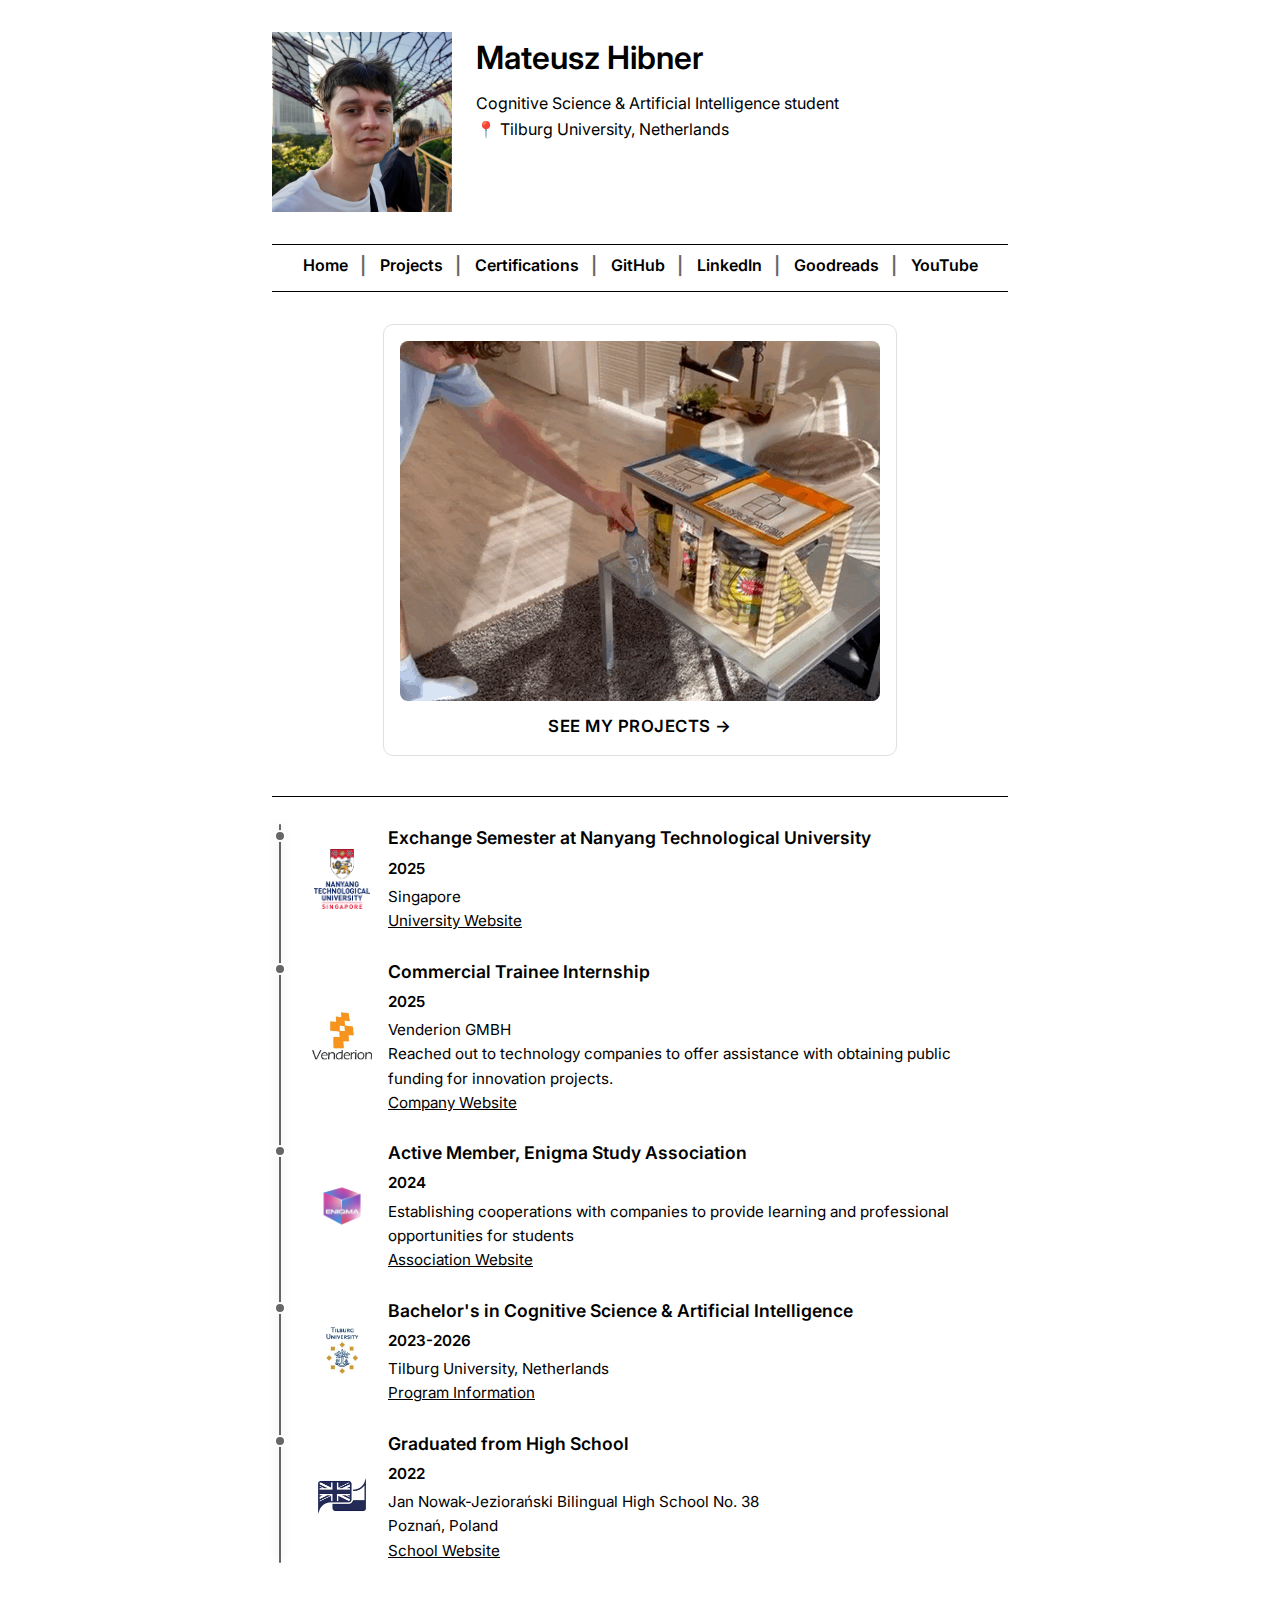
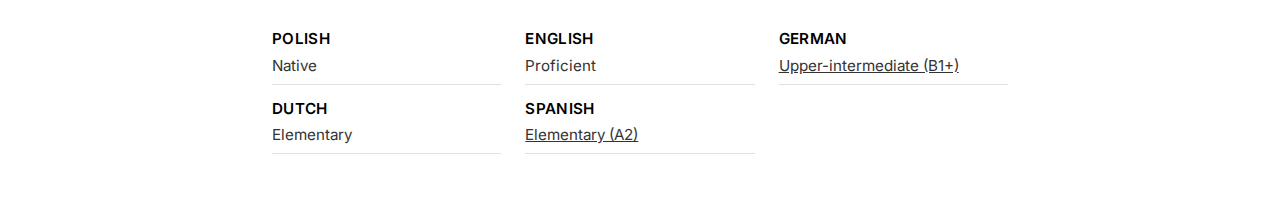
<file: index.html>
<!DOCTYPE html>
<html lang="en">
<head>
    <meta charset="UTF-8">
    <meta name="viewport" content="width=device-width, initial-scale=1.0">
    <meta name="description" content="Mateusz Hibner - Personal Website">
    <title>Mateusz Hibner</title>
    <link rel="preconnect" href="https://fonts.googleapis.com">
    <link rel="preconnect" href="https://fonts.gstatic.com" crossorigin>
    <link href="https://fonts.googleapis.com/css2?family=Inter:wght@100..900&display=swap" rel="stylesheet">
    <link rel="stylesheet" href="src/styles/main.css">
</head>
<body>
    <div class="container">
        <header class="header">
            <div class="profile-section">
                <img src="public/images/mh.jpg" alt="Mateusz Hibner" class="profile-picture">
                <div class="profile-text">
                    <h1 class="name">Mateusz Hibner</h1>
                    <p class="description">Cognitive Science & Artificial Intelligence student</p>
                    <p class="description">📍 Tilburg University, Netherlands</p>
                </div>
            </div>
        </header>

        <section class="links-section">
            <div class="links-grid">
                <a href="index.html" class="link-card">
                    <span class="link-text">Home</span>
                </a>
                <a href="projects.html" class="link-card">
                    <span class="link-text">Projects</span>
                </a>
                <a href="certifications.html" class="link-card">
                    <span class="link-text">Certifications</span>
                </a>
                <a href="https://github.com/mateusz-hibner" target="_blank" rel="noopener noreferrer" class="link-card">
                    <span class="link-icon">🔗</span>
                    <span class="link-text">GitHub</span>
                </a>
                <a href="https://www.linkedin.com/in/mateusz-hibner-60199b298/" target="_blank" rel="noopener noreferrer" class="link-card">
                    <span class="link-icon">💼</span>
                    <span class="link-text">LinkedIn</span>
                </a>
                <a href="https://www.goodreads.com/user/show/115745205-mateusz-hibner" target="_blank" rel="noopener noreferrer" class="link-card">
                    <span class="link-icon">📚</span>
                    <span class="link-text">Goodreads</span>
                </a>
                <a href="https://www.youtube.com/@HibnerMateusz" target="_blank" rel="noopener noreferrer" class="link-card">
                    <span class="link-icon">▶️</span>
                    <span class="link-text">YouTube</span>
                </a>
            </div>
        </section>

        <section class="projects-cta">
            <a href="projects.html" class="projects-cta__link">
                <img src="public/videos/waste.gif" alt="Animated glimpse of my projects" class="projects-cta__gif">
                <div class="projects-cta__text">See my projects →</div>
            </a>
        </section>

        <section class="timeline-section">
            <div class="timeline">
                <div class="timeline-item">
                    <div class="timeline-marker"></div>
                    <div class="timeline-content">
                        <img src="public/images/nanyang-technological-university-seeklogo.png" alt="Nanyang Technological University logo" class="timeline-logo">
                        <div class="timeline-details">
                            <h3 class="timeline-title">Exchange Semester at Nanyang Technological University</h3>
                            <p class="timeline-date">2025</p>
                            <p class="timeline-description">Singapore</p>
                            <p class="timeline-description"><a href="https://www.ntu.edu.sg/" target="_blank" rel="noopener noreferrer">University Website</a></p>
                        </div>
                    </div>
                </div>
                <div class="timeline-item">
                    <div class="timeline-marker"></div>
                    <div class="timeline-content">
                        <img src="public/images/venderion_logo.jpeg" alt="Venderion logo" class="timeline-logo">
                        <div class="timeline-details">
                            <h3 class="timeline-title">Commercial Trainee Internship</h3>
                            <p class="timeline-date">2025</p>
                            <p class="timeline-description">Venderion GMBH</p>
                            <p class="timeline-description">Reached out to technology companies to offer assistance with obtaining public funding for innovation projects.</p>
                            <p class="timeline-description"><a href="https://venderion.nl/" target="_blank" rel="noopener noreferrer">Company Website</a></p>
                        </div>
                    </div>
                </div>
                <div class="timeline-item">
                    <div class="timeline-marker"></div>
                    <div class="timeline-content">
                        <img src="public/images/enigma.ico" alt="Enigma Study Association logo" class="timeline-logo">
                        <div class="timeline-details">
                            <h3 class="timeline-title">Active Member, Enigma Study Association</h3>
                            <p class="timeline-date">2024</p>
                            <p class="timeline-description">Establishing cooperations with companies to provide learning and professional opportunities for students</p>
                            <p class="timeline-description"><a href="https://www.saenigma.com/" target="_blank" rel="noopener noreferrer">Association Website</a></p>
                        </div>
                    </div>
                </div>
                <div class="timeline-item">
                    <div class="timeline-marker"></div>
                    <div class="timeline-content">
                        <img src="public/images/tilburguni.jpeg" alt="Tilburg University logo" class="timeline-logo">
                        <div class="timeline-details">
                            <h3 class="timeline-title">Bachelor's in Cognitive Science & Artificial Intelligence</h3>
                            <p class="timeline-date">2023-2026</p>
                            <p class="timeline-description">Tilburg University, Netherlands</p>
                            <p class="timeline-description"><a href="https://www.tilburguniversity.edu/education/bachelors-programs/cognitive-science-and-artificial-intelligence" target="_blank" rel="noopener noreferrer">Program Information</a></p>
                        </div>
                    </div>
                </div>
                <div class="timeline-item">
                    <div class="timeline-marker"></div>
                    <div class="timeline-content">
                        <img src="public/images/38.png" alt="Jan Nowak-Jeziorański Bilingual High School No. 38 logo" class="timeline-logo">
                        <div class="timeline-details">
                            <h3 class="timeline-title">Graduated from High School</h3>
                            <p class="timeline-date">2022</p>
                            <p class="timeline-description">Jan Nowak-Jeziorański Bilingual High School No. 38</p>
                            <p class="timeline-description">Poznań, Poland</p>
                            <p class="timeline-description"><a href="https://liceum38.poznan.pl/" target="_blank" rel="noopener noreferrer">School Website</a></p>
                        </div>
                    </div>
                </div>
            </div>
        </section>

        <section class="languages-section">
            <ul class="languages-list">
                <li class="language-item">
                    <span class="language-name">Polish</span>
                    <span class="language-level">Native</span>
                </li>
                <li class="language-item">
                    <span class="language-name">English</span>
                    <span class="language-level">Proficient</span>
                </li>
                <li class="language-item">
                    <span class="language-name">German</span>
                    <span class="language-level">
                        <a href="https://www.edubadges.nl/public/assertions/MGNrJz4JTjah7EedjeSYkw" target="_blank" rel="noopener noreferrer">Upper-intermediate (B1+)</a>
                    </span>
                </li>
                <li class="language-item">
                    <span class="language-name">Dutch</span>
                    <span class="language-level">Elementary</span>
                </li>
                <li class="language-item">
                    <span class="language-name">Spanish</span>
                    <span class="language-level">
                        <a href="https://www.edubadges.nl/public/assertions/Gc1Z5xRNSPOM8JHVkA2BYg" target="_blank" rel="noopener noreferrer">Elementary (A2)</a>
                    </span>
                </li>
            </ul>
        </section>

    </div>
</body>
</html>
</file>
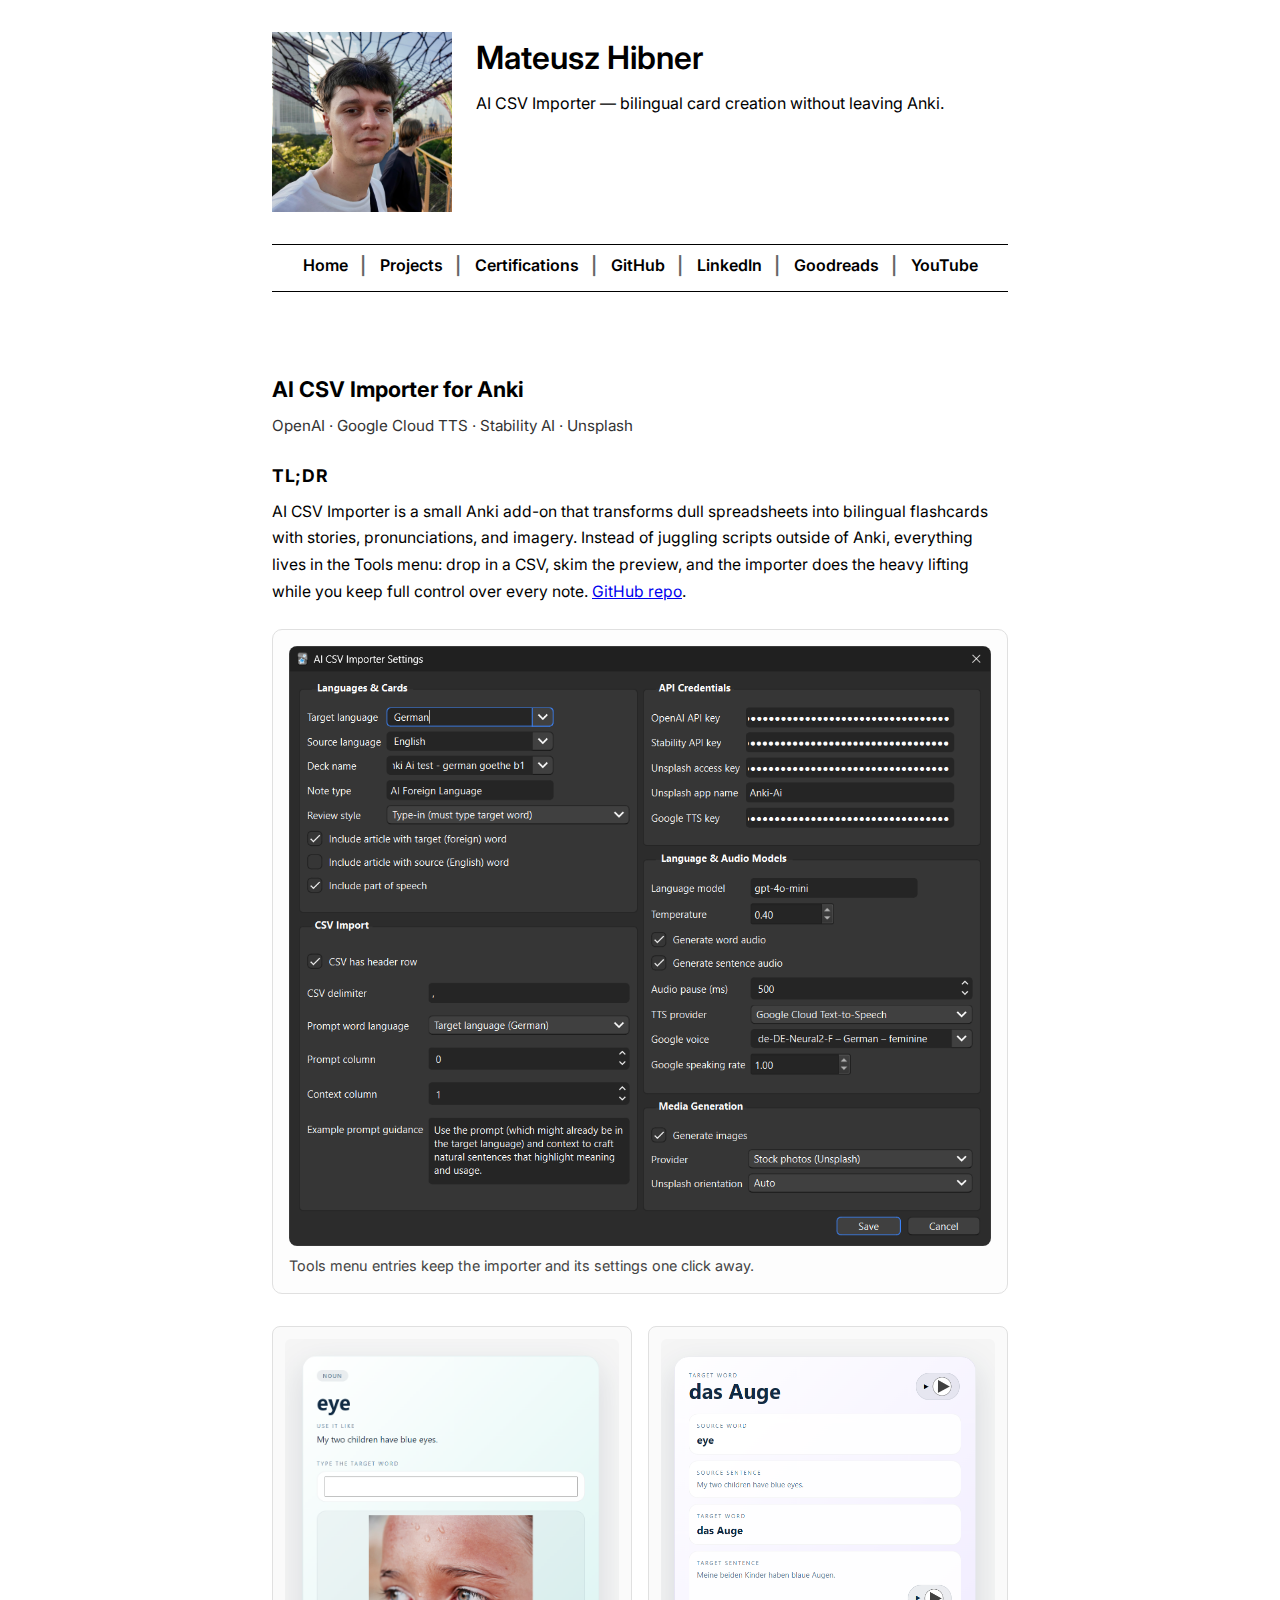
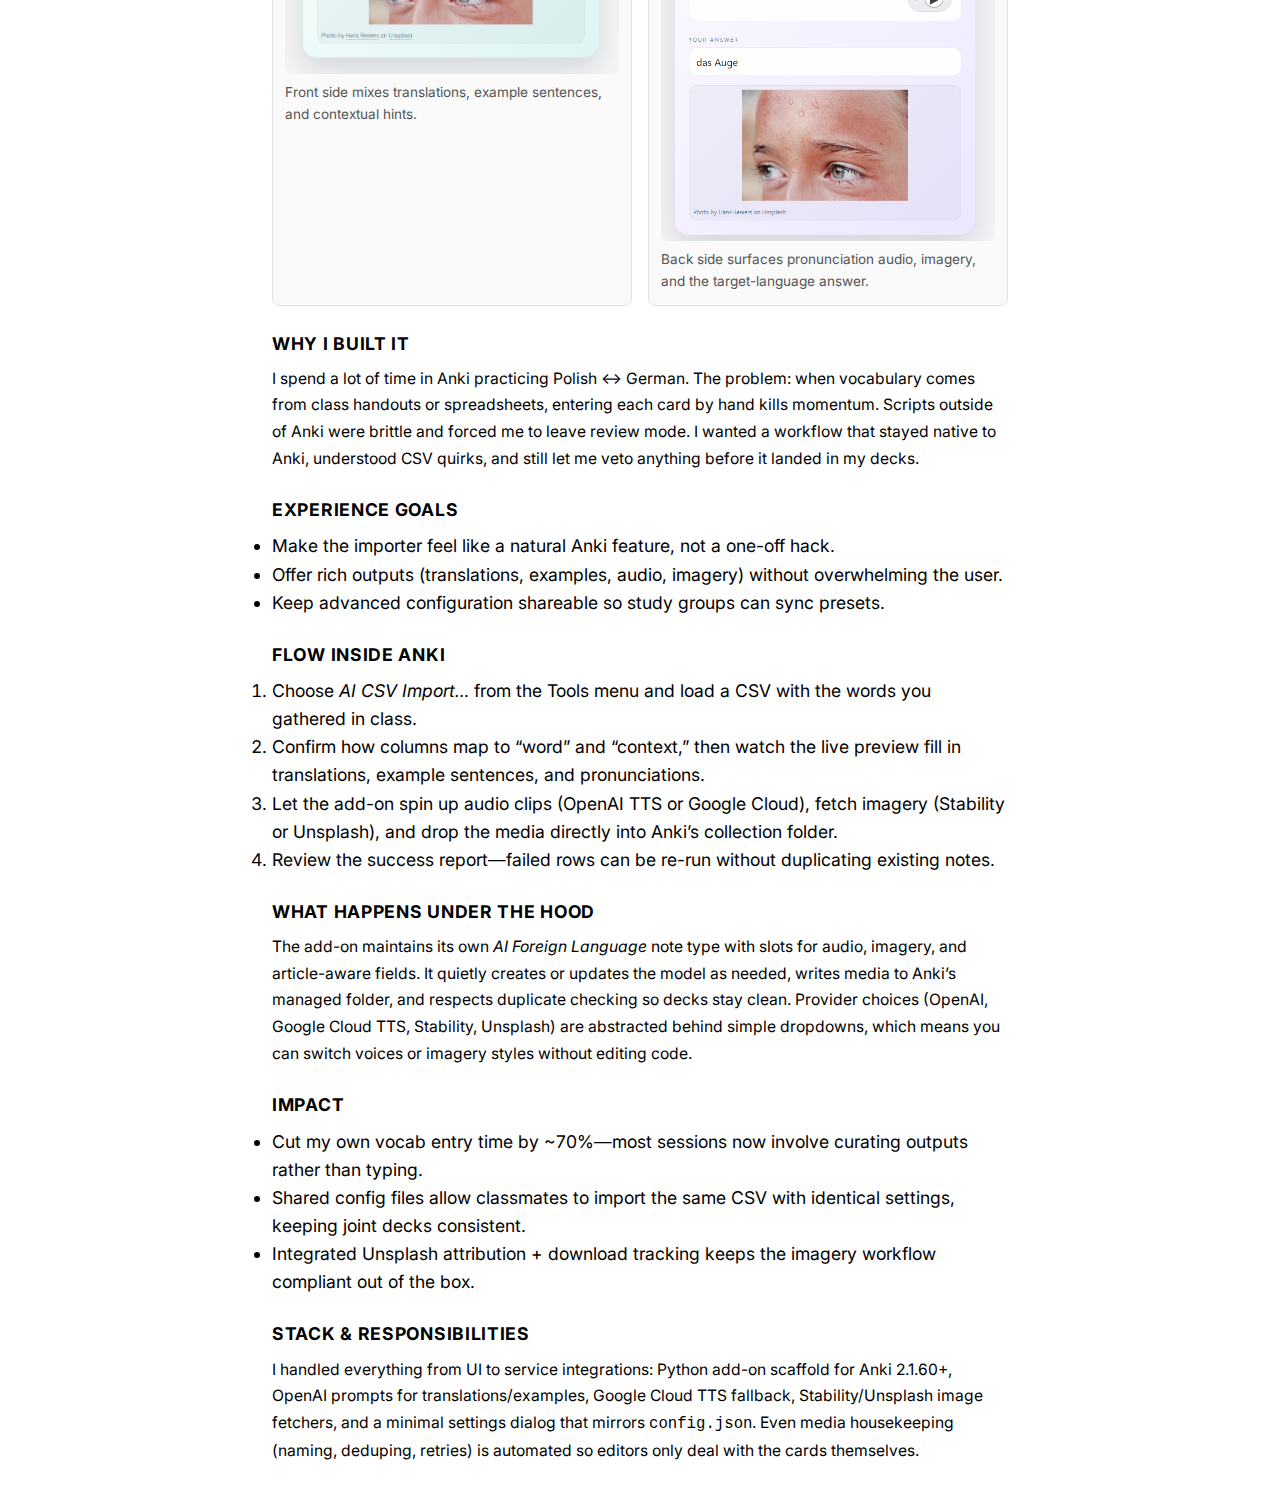
<file: ai-csv-importer.html>
<!DOCTYPE html>
<html lang="en">
<head>
    <meta charset="UTF-8">
    <meta name="viewport" content="width=device-width, initial-scale=1.0">
    <meta name="description" content="Mateusz Hibner - AI CSV Importer for Anki">
    <title>AI CSV Importer · Mateusz Hibner</title>
    <link rel="preconnect" href="https://fonts.googleapis.com">
    <link rel="preconnect" href="https://fonts.gstatic.com" crossorigin>
    <link href="https://fonts.googleapis.com/css2?family=Inter:wght@100..900&display=swap" rel="stylesheet">
    <link rel="stylesheet" href="src/styles/main.css">
</head>
<body>
    <div class="container">
        <header class="header">
            <div class="profile-section">
                <img src="public/images/mh.jpg" alt="Mateusz Hibner" class="profile-picture">
                <div class="profile-text">
                    <h1 class="name">Mateusz Hibner</h1>
                    <p class="description">AI CSV Importer — bilingual card creation without leaving Anki.</p>
                </div>
            </div>
        </header>

        <section class="links-section">
            <div class="links-grid">
                <a href="index.html" class="link-card">
                    <span class="link-text">Home</span>
                </a>
                <a href="projects.html" class="link-card">
                    <span class="link-text">Projects</span>
                </a>
                <a href="certifications.html" class="link-card">
                    <span class="link-text">Certifications</span>
                </a>
                <a href="https://github.com/mateusz-hibner" target="_blank" rel="noopener noreferrer" class="link-card">
                    <span class="link-icon">🔗</span>
                    <span class="link-text">GitHub</span>
                </a>
                <a href="https://www.linkedin.com/in/mateusz-hibner-60199b298/" target="_blank" rel="noopener noreferrer" class="link-card">
                    <span class="link-icon">💼</span>
                    <span class="link-text">LinkedIn</span>
                </a>
                <a href="https://www.goodreads.com/user/show/115745205-mateusz-hibner" target="_blank" rel="noopener noreferrer" class="link-card">
                    <span class="link-icon">📚</span>
                    <span class="link-text">Goodreads</span>
                </a>
                <a href="https://www.youtube.com/@HibnerMateusz" target="_blank" rel="noopener noreferrer" class="link-card">
                    <span class="link-icon">▶️</span>
                    <span class="link-text">YouTube</span>
                </a>
            </div>
        </section>

        <section class="project-case-study" id="ai-csv-importer">
            <header class="project-case-study__header">
                <h2>AI CSV Importer for Anki</h2>
                <p class="project-authors">OpenAI · Google Cloud TTS · Stability AI · Unsplash</p>
            </header>

            <div class="project-case-study__body">
                <h3>TL;DR</h3>
                <p>AI CSV Importer is a small Anki add-on that transforms dull spreadsheets into bilingual flashcards with stories, pronunciations, and imagery. Instead of juggling scripts outside of Anki, everything lives in the Tools menu: drop in a CSV, skim the preview, and the importer does the heavy lifting while you keep full control over every note. <a href="https://github.com/mateusz-hibner/Anki-Ai" target="_blank" rel="noopener noreferrer">GitHub repo</a>.</p>

                <figure class="project-case-study__hero project-case-study__hero--menu">
                    <img src="public/images/ankimenu.png" alt="AI CSV Importer menu entries inside Anki" loading="lazy">
                    <figcaption>Tools menu entries keep the importer and its settings one click away.</figcaption>
                </figure>

                <div class="project-case-study__gallery project-case-study__gallery--flashcards">
                    <figure>
                        <img src="public/images/anki_front.png" alt="Flashcard front generated by AI CSV Importer" loading="lazy">
                        <figcaption>Front side mixes translations, example sentences, and contextual hints.</figcaption>
                    </figure>
                    <figure>
                        <img src="public/images/anki_back.png" alt="Flashcard back with audio and imagery" loading="lazy">
                        <figcaption>Back side surfaces pronunciation audio, imagery, and the target-language answer.</figcaption>
                    </figure>
                </div>

                <h3>Why I built it</h3>
                <p>I spend a lot of time in Anki practicing Polish ↔ German. The problem: when vocabulary comes from class handouts or spreadsheets, entering each card by hand kills momentum. Scripts outside of Anki were brittle and forced me to leave review mode. I wanted a workflow that stayed native to Anki, understood CSV quirks, and still let me veto anything before it landed in my decks.</p>

                <h3>Experience goals</h3>
                <ul>
                    <li>Make the importer feel like a natural Anki feature, not a one-off hack.</li>
                    <li>Offer rich outputs (translations, examples, audio, imagery) without overwhelming the user.</li>
                    <li>Keep advanced configuration shareable so study groups can sync presets.</li>
                </ul>

                <h3>Flow inside Anki</h3>
                <ol>
                    <li>Choose <em>AI CSV Import…</em> from the Tools menu and load a CSV with the words you gathered in class.</li>
                    <li>Confirm how columns map to “word” and “context,” then watch the live preview fill in translations, example sentences, and pronunciations.</li>
                    <li>Let the add-on spin up audio clips (OpenAI TTS or Google Cloud), fetch imagery (Stability or Unsplash), and drop the media directly into Anki’s collection folder.</li>
                    <li>Review the success report—failed rows can be re-run without duplicating existing notes.</li>
                </ol>

                <h3>What happens under the hood</h3>
                <p>The add-on maintains its own <em>AI Foreign Language</em> note type with slots for audio, imagery, and article-aware fields. It quietly creates or updates the model as needed, writes media to Anki’s managed folder, and respects duplicate checking so decks stay clean. Provider choices (OpenAI, Google Cloud TTS, Stability, Unsplash) are abstracted behind simple dropdowns, which means you can switch voices or imagery styles without editing code.</p>

                <h3>Impact</h3>
                <ul>
                    <li>Cut my own vocab entry time by ~70%—most sessions now involve curating outputs rather than typing.</li>
                    <li>Shared config files allow classmates to import the same CSV with identical settings, keeping joint decks consistent.</li>
                    <li>Integrated Unsplash attribution + download tracking keeps the imagery workflow compliant out of the box.</li>
                </ul>

                <h3>Stack & responsibilities</h3>
                <p>I handled everything from UI to service integrations: Python add-on scaffold for Anki 2.1.60+, OpenAI prompts for translations/examples, Google Cloud TTS fallback, Stability/Unsplash image fetchers, and a minimal settings dialog that mirrors <code>config.json</code>. Even media housekeeping (naming, deduping, retries) is automated so editors only deal with the cards themselves.</p>
            </div>
        </section>
    </div>
</body>
</html>
</file>
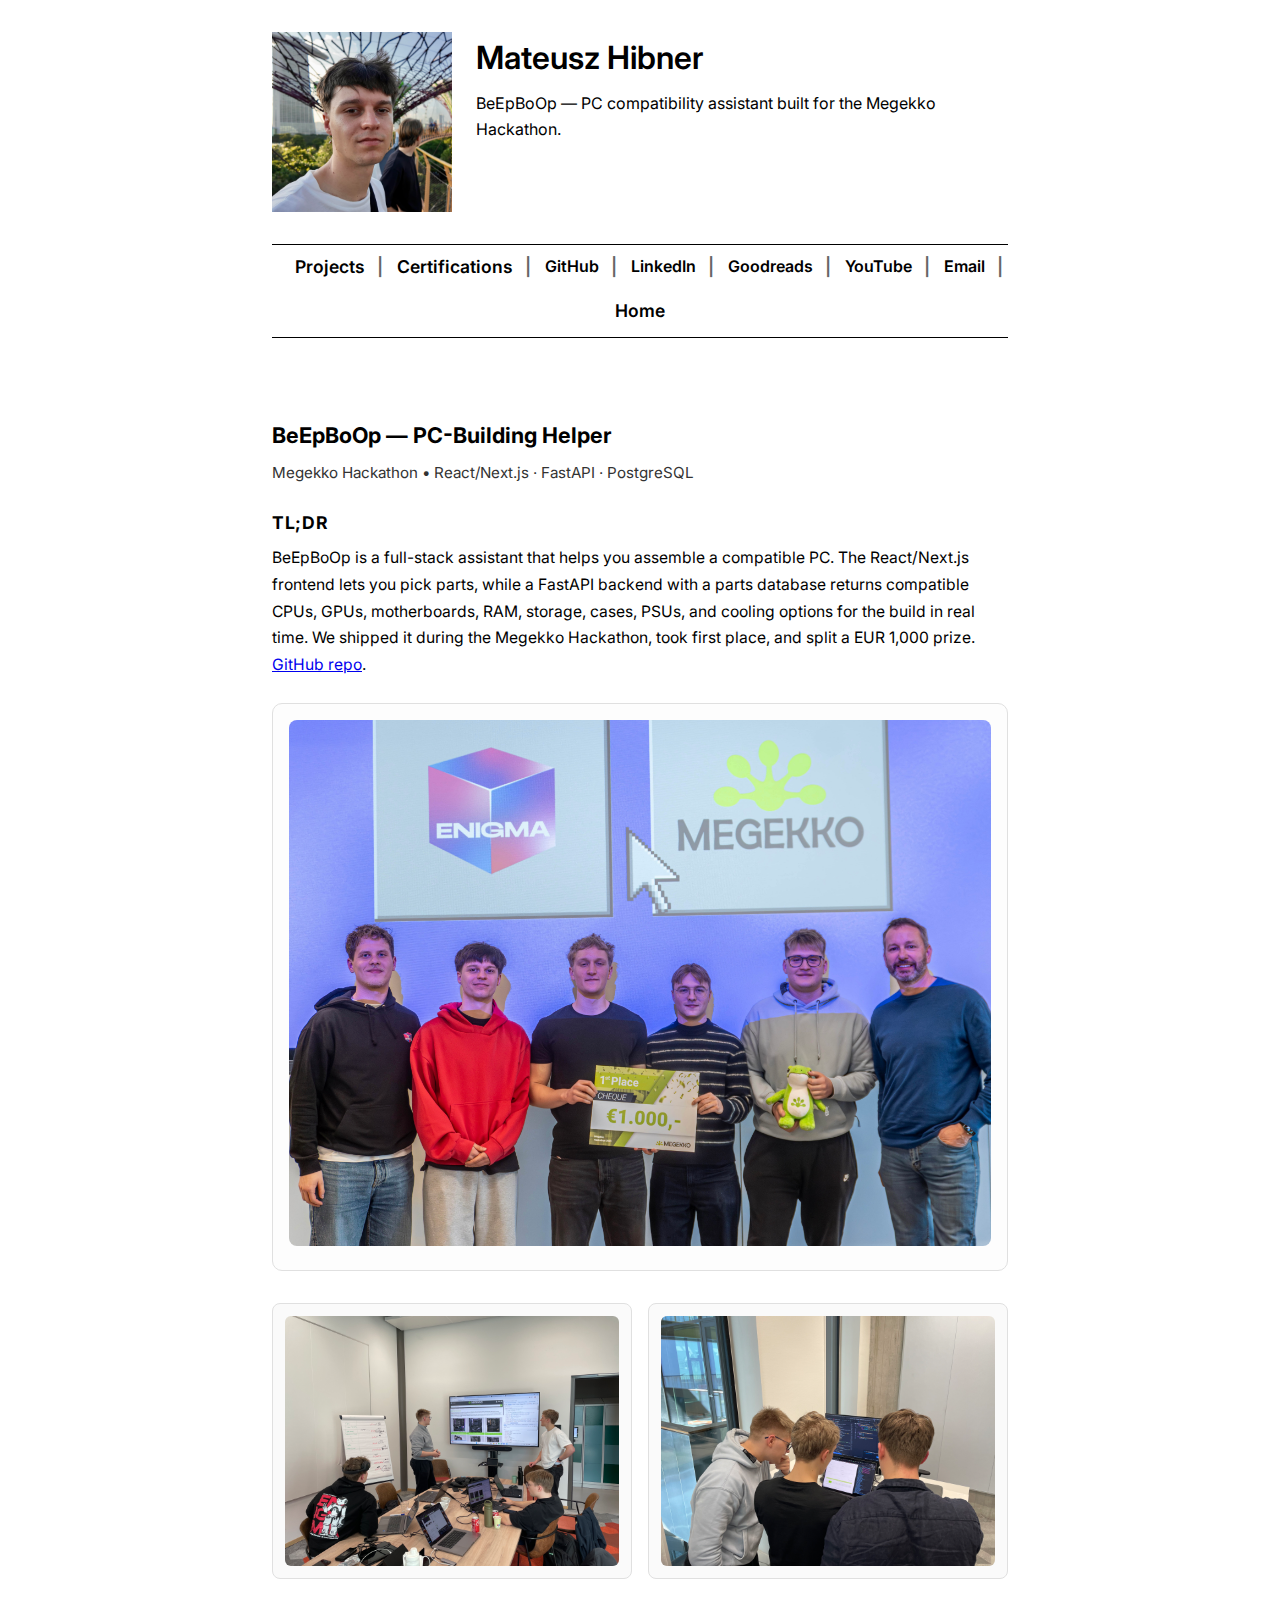
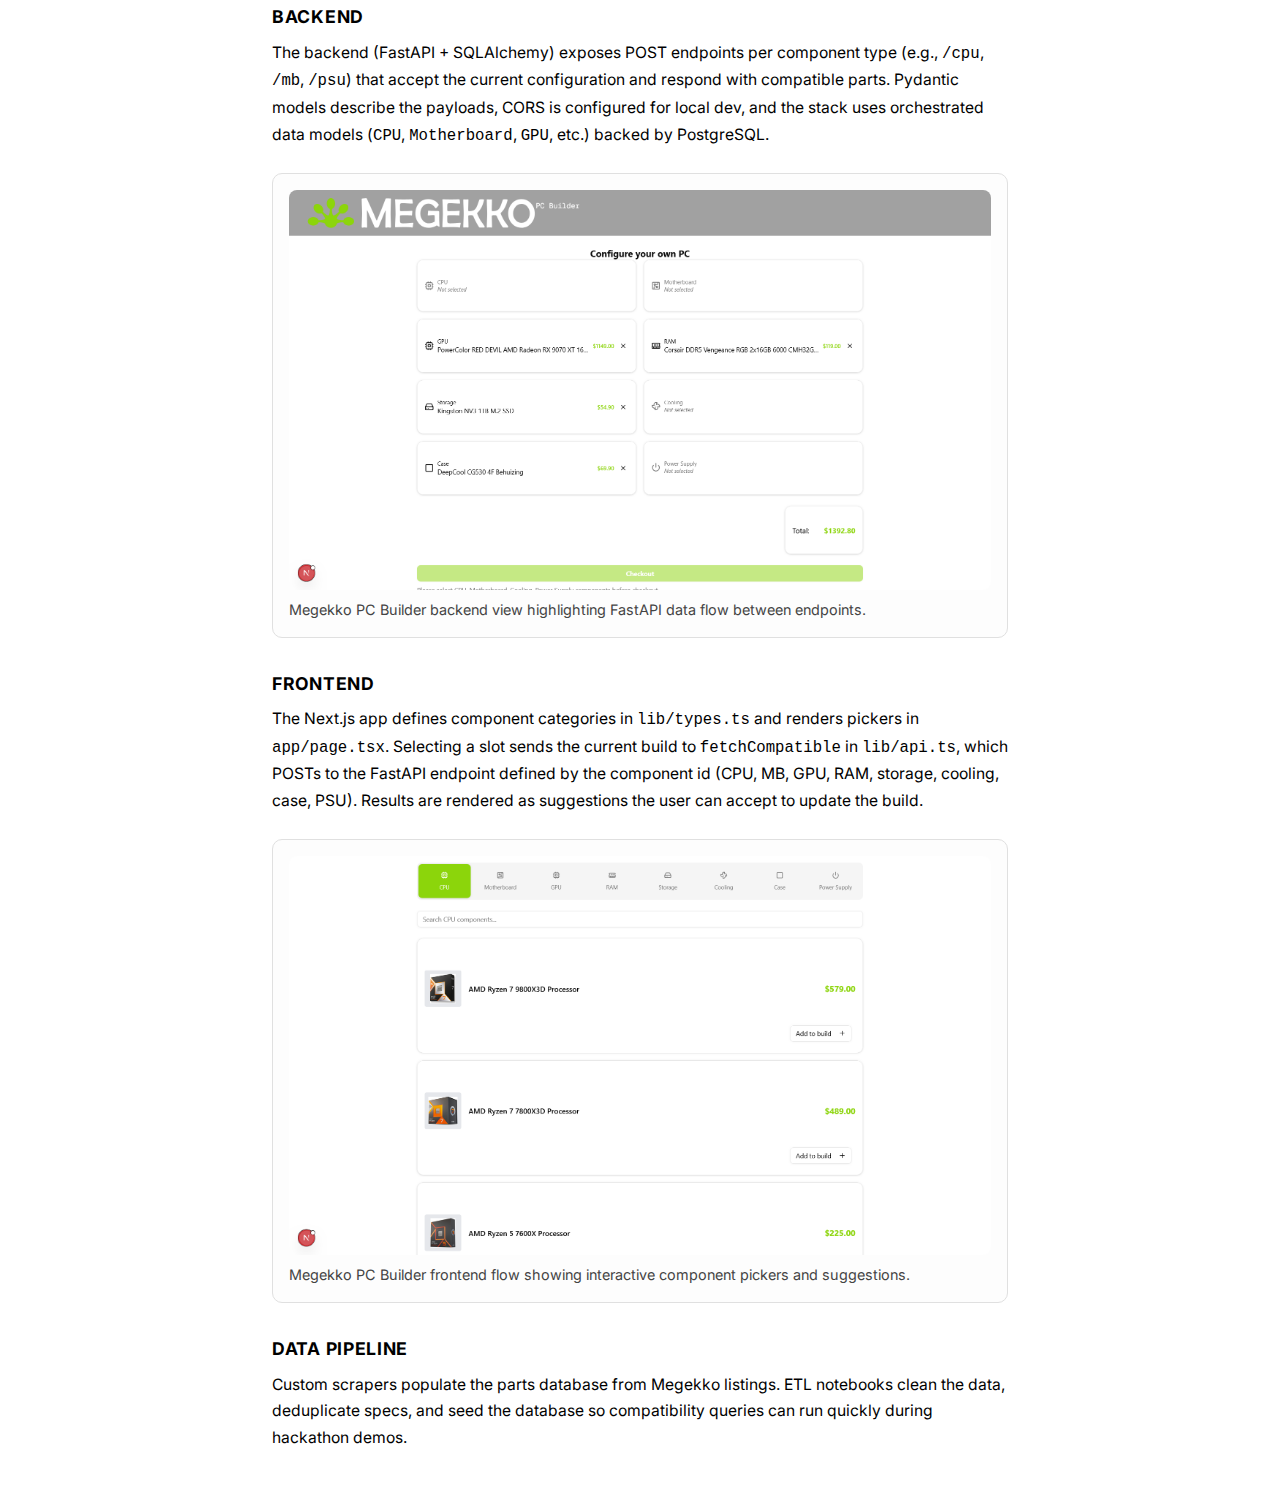
<file: beepboop.html>
<!DOCTYPE html>
<html lang="en">
<head>
    <meta charset="UTF-8">
    <meta name="viewport" content="width=device-width, initial-scale=1.0">
    <meta name="description" content="Mateusz Hibner - BeEpBoOp Project">
    <title>BeEpBoOp · Mateusz Hibner</title>
    <link rel="preconnect" href="https://fonts.googleapis.com">
    <link rel="preconnect" href="https://fonts.gstatic.com" crossorigin>
    <link href="https://fonts.googleapis.com/css2?family=Inter:wght@100..900&display=swap" rel="stylesheet">
    <link rel="stylesheet" href="src/styles/main.css">
</head>
<body>
    <div class="container">
        <header class="header">
            <div class="profile-section">
                <img src="public/images/mh.jpg" alt="Mateusz Hibner" class="profile-picture">
                <div class="profile-text">
                    <h1 class="name">Mateusz Hibner</h1>
                    <p class="description">BeEpBoOp — PC compatibility assistant built for the Megekko Hackathon.</p>
                </div>
            </div>
        </header>

        <section class="links-section">
            <div class="links-grid">
                <a href="projects.html" class="link-card">Projects</a>
                <a href="certifications.html" class="link-card">Certifications</a>
                <a href="https://github.com/mateusz-hibner" target="_blank" rel="noopener noreferrer" class="link-card">
                    <span class="link-icon">🔗</span>
                    <span class="link-text">GitHub</span>
                </a>
                <a href="https://www.linkedin.com/in/mateusz-hibner-60199b298/" target="_blank" rel="noopener noreferrer" class="link-card">
                    <span class="link-icon">💼</span>
                    <span class="link-text">LinkedIn</span>
                </a>
                <a href="https://www.goodreads.com/user/show/115745205-mateusz-hibner" target="_blank" rel="noopener noreferrer" class="link-card">
                    <span class="link-icon">📚</span>
                    <span class="link-text">Goodreads</span>
                </a>
                <a href="https://www.youtube.com/@HibnerMateusz" target="_blank" rel="noopener noreferrer" class="link-card">
                    <span class="link-icon">▶️</span>
                    <span class="link-text">YouTube</span>
                </a>
                <a href="mailto:mateuszhibner52@gmail.com" class="link-card">
                    <span class="link-icon">📧</span>
                    <span class="link-text">Email</span>
                </a>
                <a href="index.html" class="link-card">Home</a>
            </div>
        </section>

        <section class="project-case-study" id="beepboop">
            <header class="project-case-study__header">
                <h2>BeEpBoOp — PC-Building Helper</h2>
                <p class="project-authors">Megekko Hackathon • React/Next.js · FastAPI · PostgreSQL</p>
            </header>

            <div class="project-case-study__body">
                <h3>TL;DR</h3>
                <p>BeEpBoOp is a full-stack assistant that helps you assemble a compatible PC. The React/Next.js frontend lets you pick parts, while a FastAPI backend with a parts database returns compatible CPUs, GPUs, motherboards, RAM, storage, cases, PSUs, and cooling options for the build in real time. We shipped it during the Megekko Hackathon, took first place, and split a EUR 1,000 prize. <a href="https://github.com/J4nvg/BeEpBoOp" target="_blank" rel="noopener noreferrer">GitHub repo</a>.</p>

                <figure class="project-case-study__hero">
                    <img src="public/images/megekko1.jpg" alt="Megekko front 1 — BeEpBoOp landing view" loading="lazy">
                </figure>

                <div class="project-case-study__gallery">
                    <figure>
                        <img src="public/images/megekko3.jpeg" alt="BeEpBoOp component selection flow" loading="lazy">
                    </figure>
                    <figure>
                        <img src="public/images/megekko4.jpeg" alt="BeEpBoOp final build summary" loading="lazy">
                    </figure>
                </div>

                <h3>Backend</h3>
                <p>The backend (FastAPI + SQLAlchemy) exposes POST endpoints per component type (e.g., <code>/cpu</code>, <code>/mb</code>, <code>/psu</code>) that accept the current configuration and respond with compatible parts. Pydantic models describe the payloads, CORS is configured for local dev, and the stack uses orchestrated data models (<code>CPU</code>, <code>Motherboard</code>, <code>GPU</code>, etc.) backed by PostgreSQL.</p>

                <figure class="project-case-study__hero">
                    <img src="public/images/megekko-pc-builder-1.png" alt="Megekko PC Builder backend data flow" loading="lazy">
                    <figcaption>Megekko PC Builder backend view highlighting FastAPI data flow between endpoints.</figcaption>
                </figure>

                <h3>Frontend</h3>
                <p>The Next.js app defines component categories in <code>lib/types.ts</code> and renders pickers in <code>app/page.tsx</code>. Selecting a slot sends the current build to <code>fetchCompatible</code> in <code>lib/api.ts</code>, which POSTs to the FastAPI endpoint defined by the component id (CPU, MB, GPU, RAM, storage, cooling, case, PSU). Results are rendered as suggestions the user can accept to update the build.</p>

                <figure class="project-case-study__hero">
                    <img src="public/images/megekko-pc-builder-2.png" alt="Megekko PC Builder frontend interactions" loading="lazy">
                    <figcaption>Megekko PC Builder frontend flow showing interactive component pickers and suggestions.</figcaption>
                </figure>

                <h3>Data pipeline</h3>
                <p>Custom scrapers populate the parts database from Megekko listings. ETL notebooks clean the data, deduplicate specs, and seed the database so compatibility queries can run quickly during hackathon demos.</p>
            </div>
        </section>
    </div>
</body>
</html>
</file>
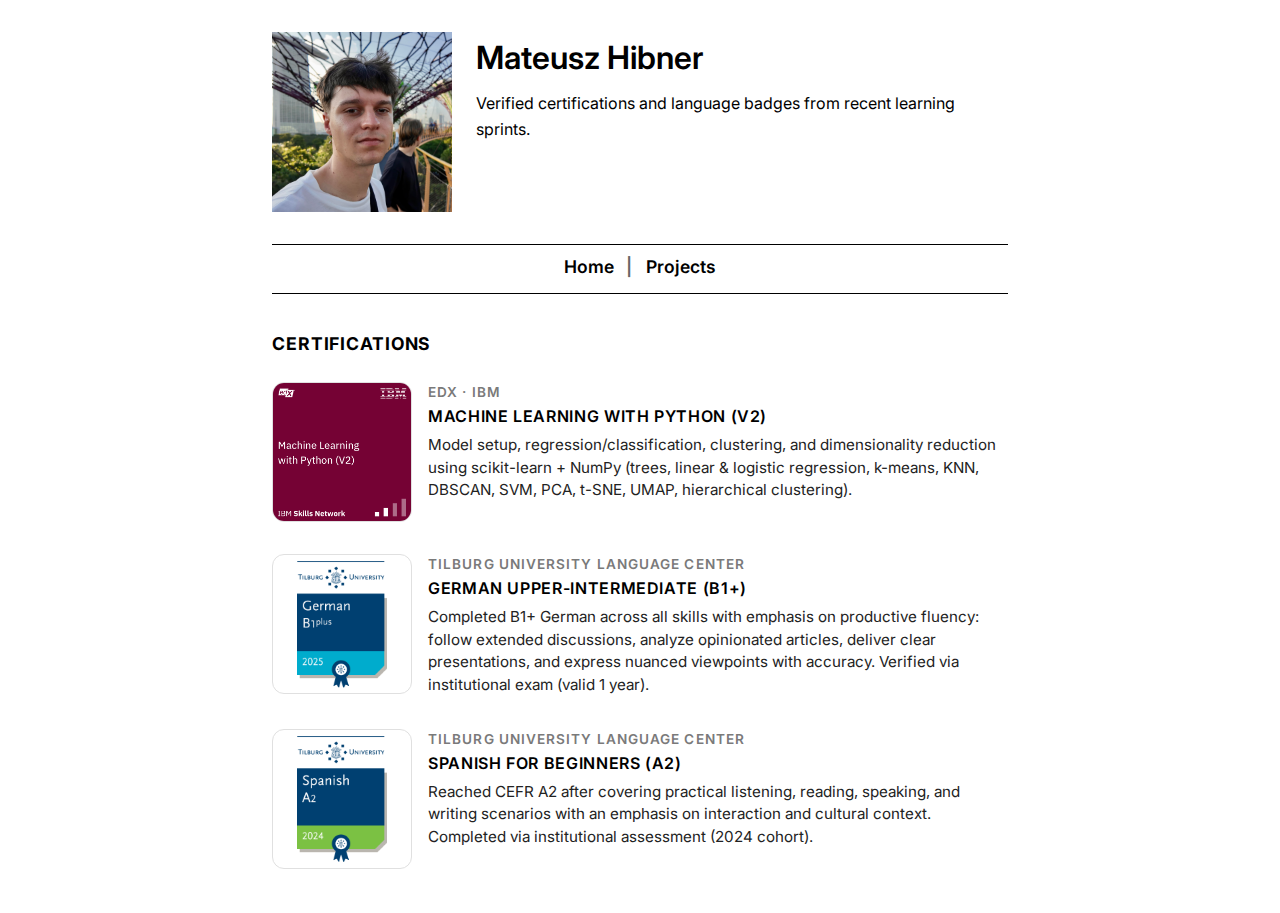
<file: certifications.html>
<!DOCTYPE html>
<html lang="en">
<head>
    <meta charset="UTF-8">
    <meta name="viewport" content="width=device-width, initial-scale=1.0">
    <meta name="description" content="Mateusz Hibner - Certifications">
    <title>Certifications · Mateusz Hibner</title>
    <link rel="preconnect" href="https://fonts.googleapis.com">
    <link rel="preconnect" href="https://fonts.gstatic.com" crossorigin>
    <link href="https://fonts.googleapis.com/css2?family=Inter:wght@100..900&display=swap" rel="stylesheet">
    <link rel="stylesheet" href="src/styles/main.css">
</head>
<body>
    <div class="container">
        <header class="header">
            <div class="profile-section">
                <img src="public/images/mh.jpg" alt="Mateusz Hibner" class="profile-picture">
                <div class="profile-text">
                    <h1 class="name">Mateusz Hibner</h1>
                    <p class="description">Verified certifications and language badges from recent learning sprints.</p>
                </div>
            </div>
        </header>

        <section class="links-section">
            <div class="links-grid">
                <a href="index.html" class="link-card">Home</a>
                <a href="projects.html" class="link-card">Projects</a>
            </div>
        </section>

        <section class="courses-section">
            <div class="course-group">
                <h2>Certifications</h2>
                <ul>
                    <li class="course-cert">
                        <img src="public/images/edX_20Machine_20Learning_20with_20Python_20V2.png" alt="edX Machine Learning with Python V2 badge" class="course-cert__icon">
                        <div class="course-cert__details">
                            <p class="course-cert__title">
                                <span>edX · IBM</span>
                                <a href="https://www.credly.com/badges/b255c0a1-42c4-405c-9bdd-6e6ddcd4832f/linked_in_profile" target="_blank" rel="noopener noreferrer">Machine Learning with Python (V2)</a>
                            </p>
                            <p class="course-cert__summary">Model setup, regression/classification, clustering, and dimensionality reduction using scikit-learn + NumPy (trees, linear & logistic regression, k-means, KNN, DBSCAN, SVM, PCA, t-SNE, UMAP, hierarchical clustering).</p>
                        </div>
                    </li>
                    <li class="course-cert">
                        <img src="public/images/german.png" alt="Tilburg University Language Center crest" class="course-cert__icon course-cert__icon--contain">
                        <div class="course-cert__details">
                            <p class="course-cert__title">
                                <span>Tilburg University Language Center</span>
                                <a href="https://www.edubadges.nl/public/assertions/MGNrJz4JTjah7EedjeSYkw" target="_blank" rel="noopener noreferrer">German Upper-Intermediate (B1+)</a>
                            </p>
                            <p class="course-cert__summary">Completed B1+ German across all skills with emphasis on productive fluency: follow extended discussions, analyze opinionated articles, deliver clear presentations, and express nuanced viewpoints with accuracy. Verified via institutional exam (valid 1 year).</p>
                        </div>
                    </li>
                    <li class="course-cert">
                        <img src="public/images/spanish.png" alt="Spanish for Beginners badge" class="course-cert__icon course-cert__icon--contain">
                        <div class="course-cert__details">
                            <p class="course-cert__title">
                                <span>Tilburg University Language Center</span>
                                <a href="https://www.edubadges.nl/public/assertions/Gc1Z5xRNSPOM8JHVkA2BYg" target="_blank" rel="noopener noreferrer">Spanish for Beginners (A2)</a>
                            </p>
                            <p class="course-cert__summary">Reached CEFR A2 after covering practical listening, reading, speaking, and writing scenarios with an emphasis on interaction and cultural context. Completed via institutional assessment (2024 cohort).</p>
                        </div>
                    </li>
                </ul>
            </div>
        </section>
    </div>
</body>
</html>
</file>
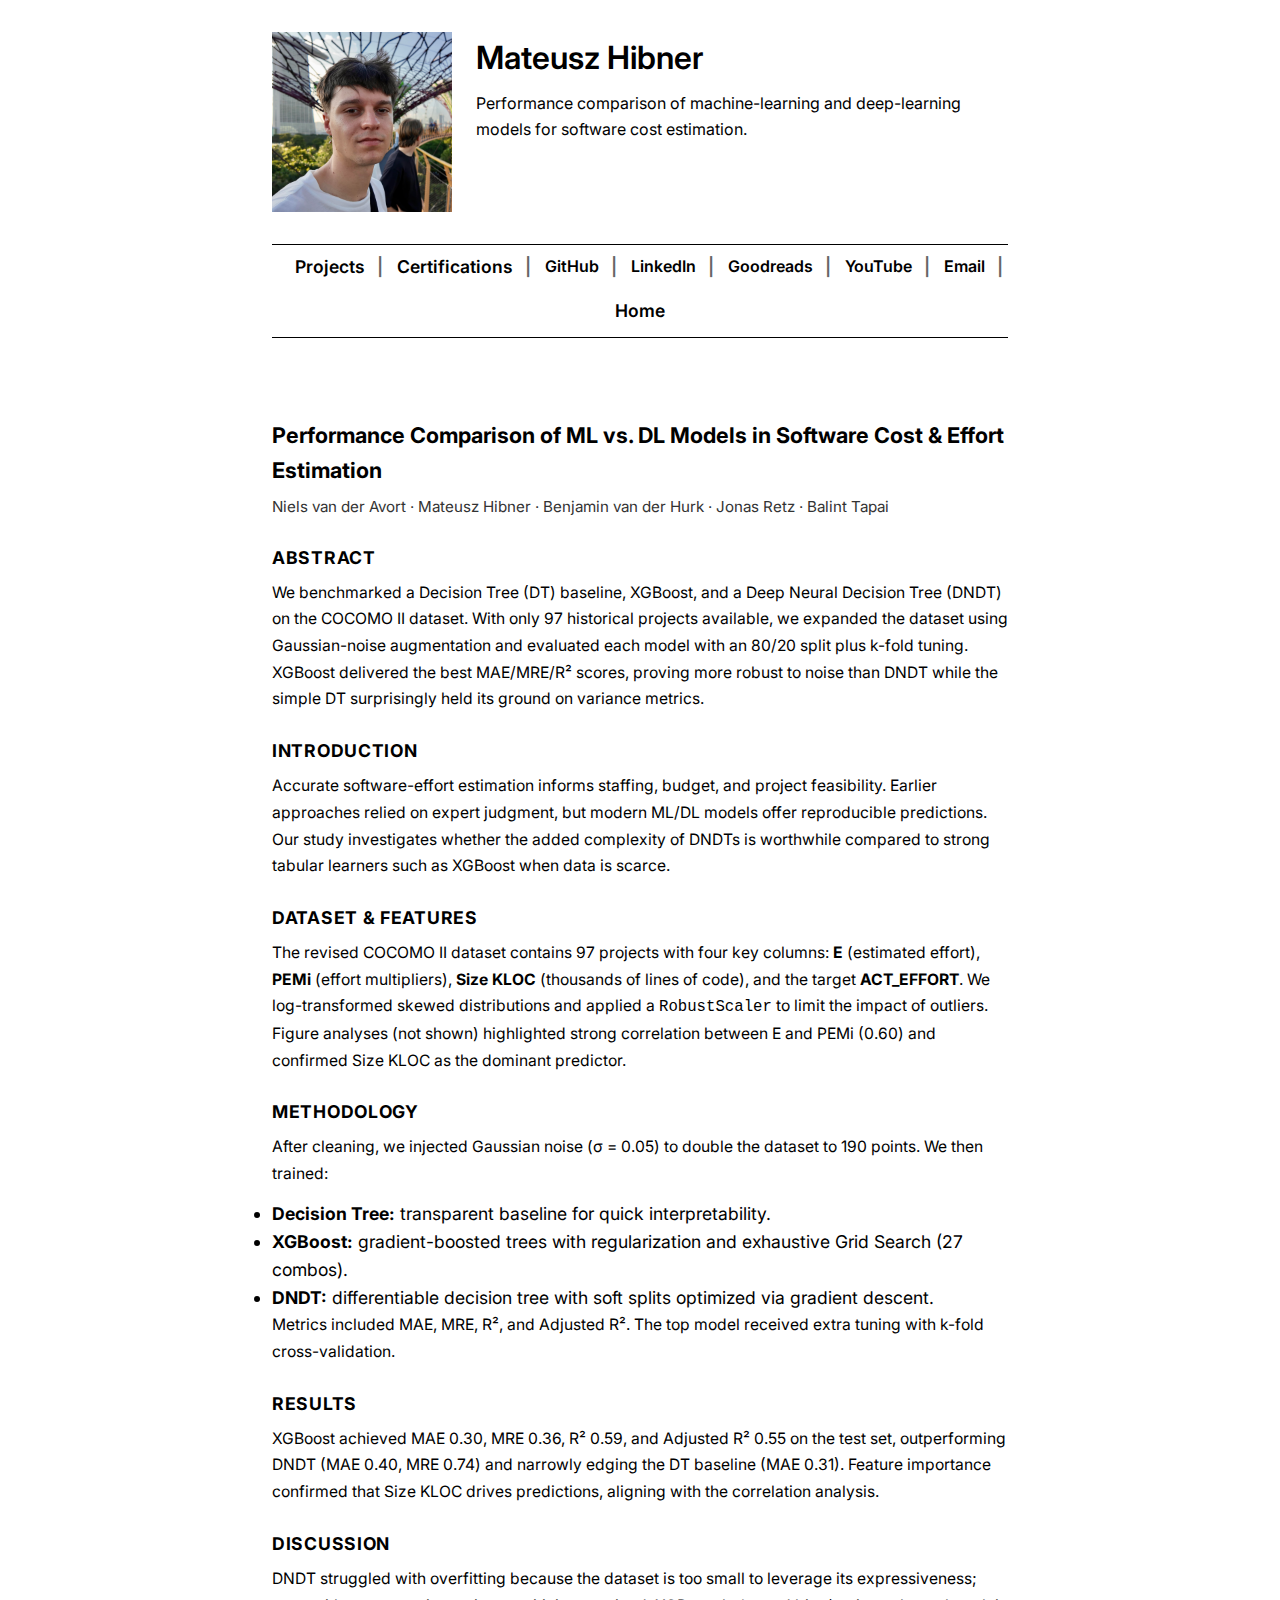
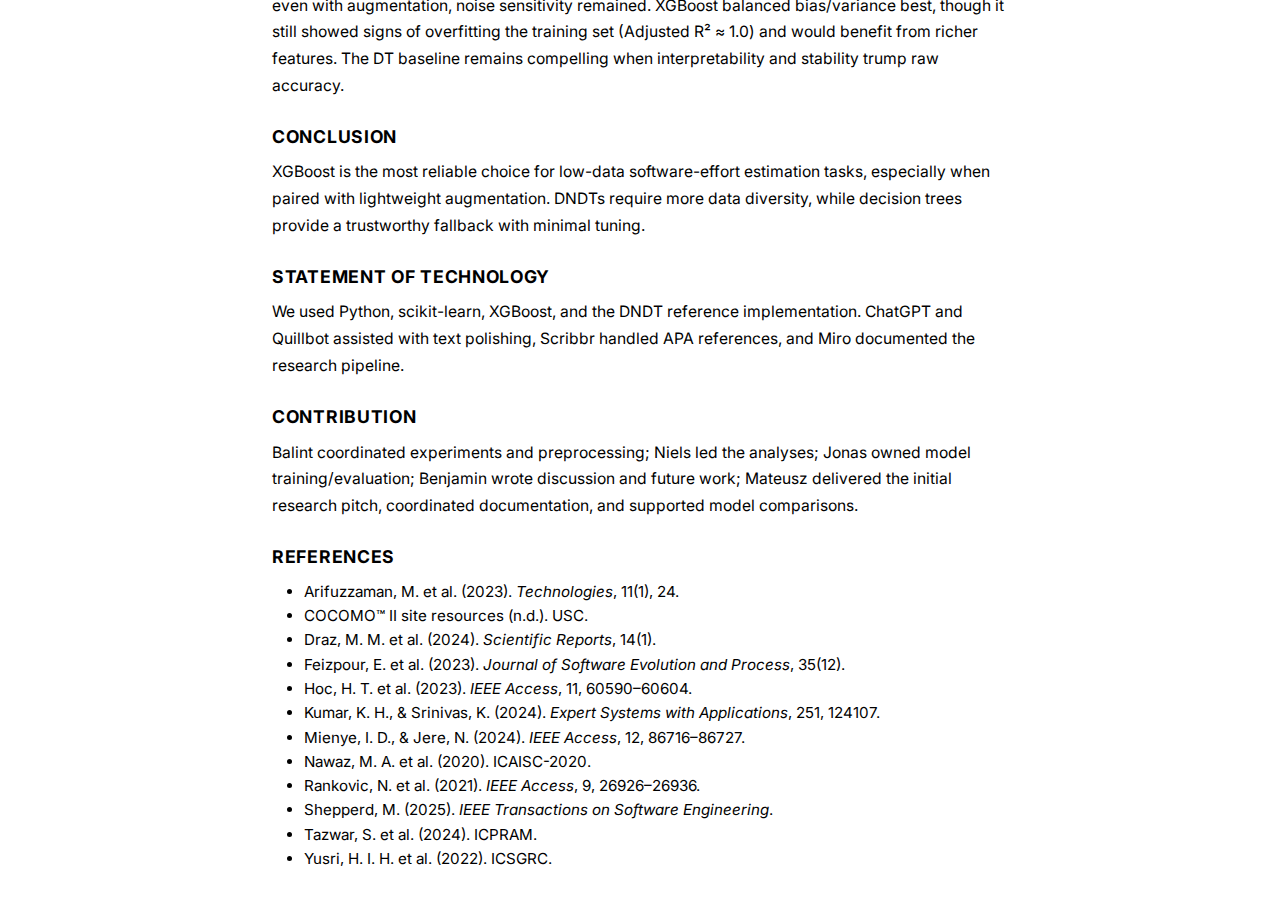
<file: cocomo.html>
<!DOCTYPE html>
<html lang="en">
<head>
    <meta charset="UTF-8">
    <meta name="viewport" content="width=device-width, initial-scale=1.0">
    <meta name="description" content="Mateusz Hibner - COCOMO Effort Estimation Study">
    <title>COCOMO Effort Estimation · Mateusz Hibner</title>
    <link rel="preconnect" href="https://fonts.googleapis.com">
    <link rel="preconnect" href="https://fonts.gstatic.com" crossorigin>
    <link href="https://fonts.googleapis.com/css2?family=Inter:wght@100..900&display=swap" rel="stylesheet">
    <link rel="stylesheet" href="src/styles/main.css">
</head>
<body>
    <div class="container">
        <header class="header">
            <div class="profile-section">
                <img src="public/images/mh.jpg" alt="Mateusz Hibner" class="profile-picture">
                <div class="profile-text">
                    <h1 class="name">Mateusz Hibner</h1>
                    <p class="description">Performance comparison of machine-learning and deep-learning models for software cost estimation.</p>
                </div>
            </div>
        </header>

        <section class="links-section">
            <div class="links-grid">
                <a href="projects.html" class="link-card">Projects</a>
                <a href="certifications.html" class="link-card">Certifications</a>
                <a href="https://github.com/mateusz-hibner" target="_blank" rel="noopener noreferrer" class="link-card">
                    <span class="link-icon">🔗</span>
                    <span class="link-text">GitHub</span>
                </a>
                <a href="https://www.linkedin.com/in/mateusz-hibner-60199b298/" target="_blank" rel="noopener noreferrer" class="link-card">
                    <span class="link-icon">💼</span>
                    <span class="link-text">LinkedIn</span>
                </a>
                <a href="https://www.goodreads.com/user/show/115745205-mateusz-hibner" target="_blank" rel="noopener noreferrer" class="link-card">
                    <span class="link-icon">📚</span>
                    <span class="link-text">Goodreads</span>
                </a>
                <a href="https://www.youtube.com/@HibnerMateusz" target="_blank" rel="noopener noreferrer" class="link-card">
                    <span class="link-icon">▶️</span>
                    <span class="link-text">YouTube</span>
                </a>
                <a href="mailto:mateuszhibner52@gmail.com" class="link-card">
                    <span class="link-icon">📧</span>
                    <span class="link-text">Email</span>
                </a>
                <a href="index.html" class="link-card">Home</a>
            </div>
        </section>

        <section class="project-case-study" id="cocomo">
            <header class="project-case-study__header">
                <h2>Performance Comparison of ML vs. DL Models in Software Cost & Effort Estimation</h2>
                <p class="project-authors">Niels van der Avort · Mateusz Hibner · Benjamin van der Hurk · Jonas Retz · Balint Tapai</p>
            </header>

            <div class="project-case-study__body">
                <h3>Abstract</h3>
                <p>We benchmarked a Decision Tree (DT) baseline, XGBoost, and a Deep Neural Decision Tree (DNDT) on the COCOMO II dataset. With only 97 historical projects available, we expanded the dataset using Gaussian-noise augmentation and evaluated each model with an 80/20 split plus k-fold tuning. XGBoost delivered the best MAE/MRE/R² scores, proving more robust to noise than DNDT while the simple DT surprisingly held its ground on variance metrics.</p>

                <h3>Introduction</h3>
                <p>Accurate software-effort estimation informs staffing, budget, and project feasibility. Earlier approaches relied on expert judgment, but modern ML/DL models offer reproducible predictions. Our study investigates whether the added complexity of DNDTs is worthwhile compared to strong tabular learners such as XGBoost when data is scarce.</p>

                <h3>Dataset & Features</h3>
                <p>The revised COCOMO II dataset contains 97 projects with four key columns: <strong>E</strong> (estimated effort), <strong>PEMi</strong> (effort multipliers), <strong>Size KLOC</strong> (thousands of lines of code), and the target <strong>ACT_EFFORT</strong>. We log-transformed skewed distributions and applied a <code>RobustScaler</code> to limit the impact of outliers. Figure analyses (not shown) highlighted strong correlation between E and PEMi (0.60) and confirmed Size KLOC as the dominant predictor.</p>

                <h3>Methodology</h3>
                <p>After cleaning, we injected Gaussian noise (σ = 0.05) to double the dataset to 190 points. We then trained:</p>
                <ul>
                    <li><strong>Decision Tree:</strong> transparent baseline for quick interpretability.</li>
                    <li><strong>XGBoost:</strong> gradient-boosted trees with regularization and exhaustive Grid Search (27 combos).</li>
                    <li><strong>DNDT:</strong> differentiable decision tree with soft splits optimized via gradient descent.</li>
                </ul>
                <p>Metrics included MAE, MRE, R², and Adjusted R². The top model received extra tuning with k-fold cross-validation.</p>

                <h3>Results</h3>
                <p>XGBoost achieved MAE 0.30, MRE 0.36, R² 0.59, and Adjusted R² 0.55 on the test set, outperforming DNDT (MAE 0.40, MRE 0.74) and narrowly edging the DT baseline (MAE 0.31). Feature importance confirmed that Size KLOC drives predictions, aligning with the correlation analysis.</p>

                <h3>Discussion</h3>
                <p>DNDT struggled with overfitting because the dataset is too small to leverage its expressiveness; even with augmentation, noise sensitivity remained. XGBoost balanced bias/variance best, though it still showed signs of overfitting the training set (Adjusted R² ≈ 1.0) and would benefit from richer features. The DT baseline remains compelling when interpretability and stability trump raw accuracy.</p>

                <h3>Conclusion</h3>
                <p>XGBoost is the most reliable choice for low-data software-effort estimation tasks, especially when paired with lightweight augmentation. DNDTs require more data diversity, while decision trees provide a trustworthy fallback with minimal tuning.</p>

                <h3>Statement of Technology</h3>
                <p>We used Python, scikit-learn, XGBoost, and the DNDT reference implementation. ChatGPT and Quillbot assisted with text polishing, Scribbr handled APA references, and Miro documented the research pipeline.</p>

                <h3>Contribution</h3>
                <p>Balint coordinated experiments and preprocessing; Niels led the analyses; Jonas owned model training/evaluation; Benjamin wrote discussion and future work; Mateusz delivered the initial research pitch, coordinated documentation, and supported model comparisons.</p>

                <h3>References</h3>
                <ul class="project-references">
                    <li>Arifuzzaman, M. et al. (2023). <em>Technologies</em>, 11(1), 24.</li>
                    <li>COCOMO™ II site resources (n.d.). USC.</li>
                    <li>Draz, M. M. et al. (2024). <em>Scientific Reports</em>, 14(1).</li>
                    <li>Feizpour, E. et al. (2023). <em>Journal of Software Evolution and Process</em>, 35(12).</li>
                    <li>Hoc, H. T. et al. (2023). <em>IEEE Access</em>, 11, 60590–60604.</li>
                    <li>Kumar, K. H., & Srinivas, K. (2024). <em>Expert Systems with Applications</em>, 251, 124107.</li>
                    <li>Mienye, I. D., & Jere, N. (2024). <em>IEEE Access</em>, 12, 86716–86727.</li>
                    <li>Nawaz, M. A. et al. (2020). ICAISC-2020.</li>
                    <li>Rankovic, N. et al. (2021). <em>IEEE Access</em>, 9, 26926–26936.</li>
                    <li>Shepperd, M. (2025). <em>IEEE Transactions on Software Engineering</em>.</li>
                    <li>Tazwar, S. et al. (2024). ICPRAM.</li>
                    <li>Yusri, H. I. H. et al. (2022). ICSGRC.</li>
                </ul>
            </div>
        </section>
    </div>
</body>
</html>
</file>
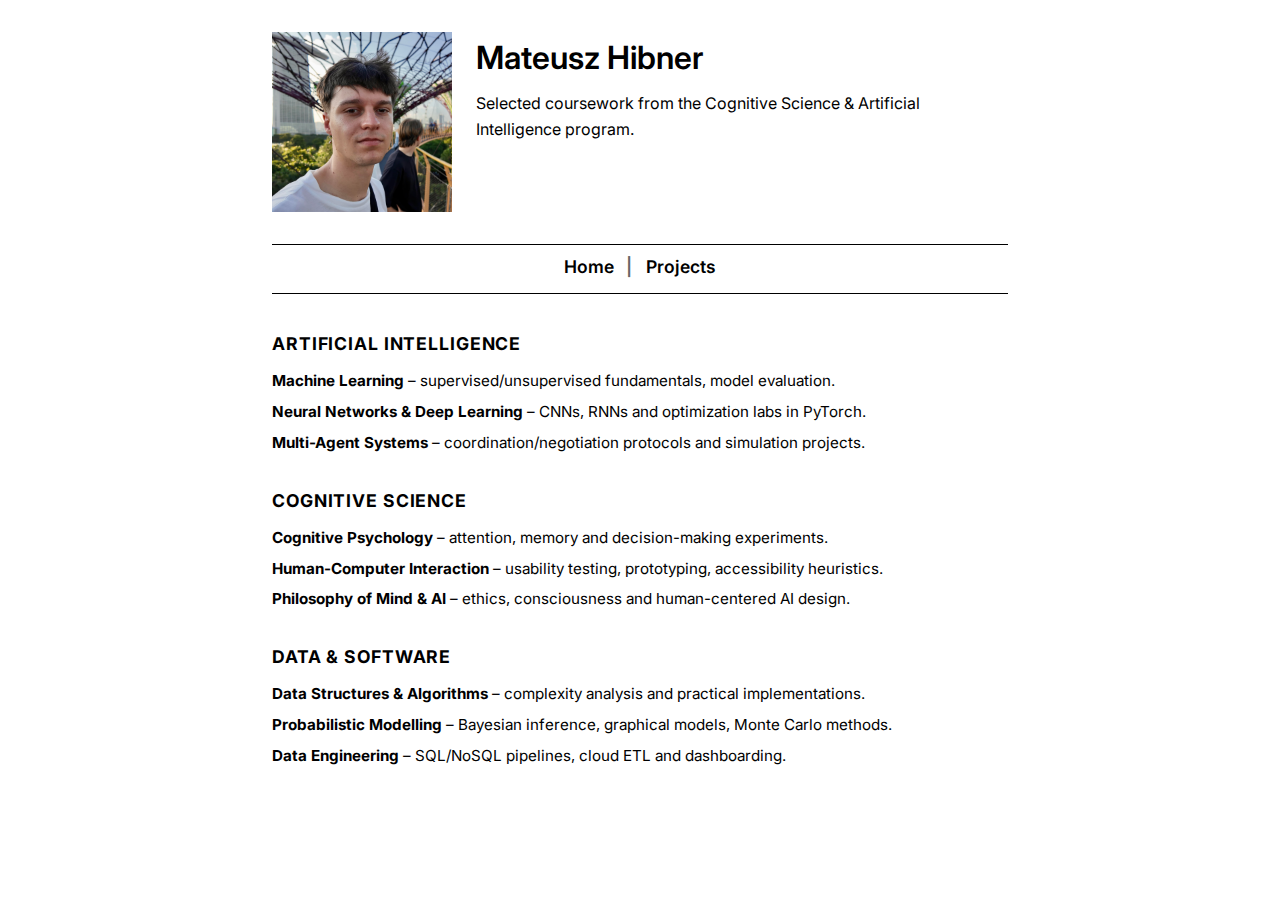
<file: courses.html>
<!DOCTYPE html>
<html lang="en">
<head>
    <meta charset="UTF-8">
    <meta name="viewport" content="width=device-width, initial-scale=1.0">
    <meta name="description" content="Mateusz Hibner - Courses">
    <title>Courses · Mateusz Hibner</title>
    <link rel="preconnect" href="https://fonts.googleapis.com">
    <link rel="preconnect" href="https://fonts.gstatic.com" crossorigin>
    <link href="https://fonts.googleapis.com/css2?family=Inter:wght@100..900&display=swap" rel="stylesheet">
    <link rel="stylesheet" href="src/styles/main.css">
</head>
<body>
    <div class="container">
        <header class="header">
            <div class="profile-section">
                <img src="public/images/mh.jpg" alt="Mateusz Hibner" class="profile-picture">
                <div class="profile-text">
                    <h1 class="name">Mateusz Hibner</h1>
                    <p class="description">Selected coursework from the Cognitive Science & Artificial Intelligence program.</p>
                </div>
            </div>
        </header>

        <section class="links-section">
            <div class="links-grid">
                <a href="index.html" class="link-card">Home</a>
                <a href="projects.html" class="link-card">Projects</a>
            </div>
        </section>

        <section class="courses-section">
            <div class="course-group">
                <h2>Artificial Intelligence</h2>
                <ul>
                    <li><strong>Machine Learning</strong> – supervised/unsupervised fundamentals, model evaluation.</li>
                    <li><strong>Neural Networks & Deep Learning</strong> – CNNs, RNNs and optimization labs in PyTorch.</li>
                    <li><strong>Multi-Agent Systems</strong> – coordination/negotiation protocols and simulation projects.</li>
                </ul>
            </div>
            <div class="course-group">
                <h2>Cognitive Science</h2>
                <ul>
                    <li><strong>Cognitive Psychology</strong> – attention, memory and decision-making experiments.</li>
                    <li><strong>Human-Computer Interaction</strong> – usability testing, prototyping, accessibility heuristics.</li>
                    <li><strong>Philosophy of Mind & AI</strong> – ethics, consciousness and human-centered AI design.</li>
                </ul>
            </div>
            <div class="course-group">
                <h2>Data & Software</h2>
                <ul>
                    <li><strong>Data Structures & Algorithms</strong> – complexity analysis and practical implementations.</li>
                    <li><strong>Probabilistic Modelling</strong> – Bayesian inference, graphical models, Monte Carlo methods.</li>
                    <li><strong>Data Engineering</strong> – SQL/NoSQL pipelines, cloud ETL and dashboarding.</li>
                </ul>
            </div>
        </section>
    </div>
</body>
</html>
</file>
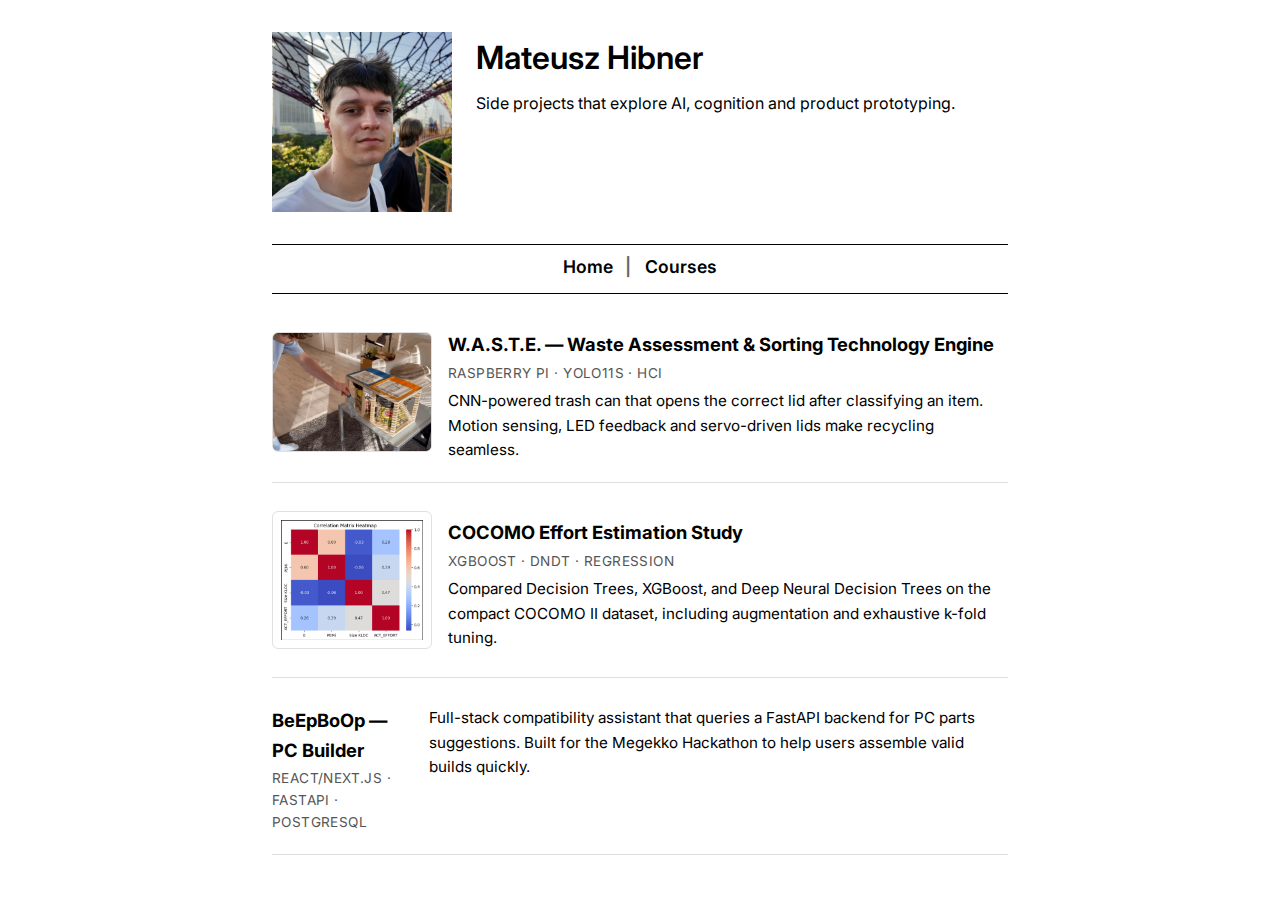
<file: projects.html>
<!DOCTYPE html>
<html lang="en">
<head>
    <meta charset="UTF-8">
    <meta name="viewport" content="width=device-width, initial-scale=1.0">
    <meta name="description" content="Mateusz Hibner - Projects">
    <title>Projects · Mateusz Hibner</title>
    <link rel="preconnect" href="https://fonts.googleapis.com">
    <link rel="preconnect" href="https://fonts.gstatic.com" crossorigin>
    <link href="https://fonts.googleapis.com/css2?family=Inter:wght@100..900&display=swap" rel="stylesheet">
    <link rel="stylesheet" href="src/styles/main.css">
</head>
<body>
    <div class="container">
        <header class="header">
            <div class="profile-section">
                <img src="public/images/mh.jpg" alt="Mateusz Hibner" class="profile-picture">
                <div class="profile-text">
                    <h1 class="name">Mateusz Hibner</h1>
                    <p class="description">Side projects that explore AI, cognition and product prototyping.</p>
                </div>
            </div>
        </header>

        <section class="links-section">
            <div class="links-grid">
                <a href="index.html" class="link-card">Home</a>
                <a href="courses.html" class="link-card">Courses</a>
            </div>
        </section>
        <section class="projects-section project-list">
            <article class="project-card project-card--with-thumb project-card--cover">
                <figure>
                    <img src="public/videos/waste.gif" alt="W.A.S.T.E. preview" loading="lazy">
                </figure>
                <div class="project-content">
                    <div class="project-header">
                        <div class="project-heading-group">
                            <h2><a href="waste.html">W.A.S.T.E. — Waste Assessment & Sorting Technology Engine</a></h2>
                            <span class="project-meta">Raspberry Pi · YOLO11s · HCI</span>
                        </div>
                    </div>
                    <p>CNN-powered trash can that opens the correct lid after classifying an item. Motion sensing, LED feedback and servo-driven lids make recycling seamless.</p>
                </div>
            </article>

            <article class="project-card project-card--with-thumb">
                <figure>
                    <img src="public/images/rw corr.png" alt="COCOMO workflow" loading="lazy">
                </figure>
                <div class="project-content">
                    <div class="project-header">
                        <div class="project-heading-group">
                            <h2><a href="cocomo.html">COCOMO Effort Estimation Study</a></h2>
                            <span class="project-meta">XGBoost · DNDT · Regression</span>
                        </div>
                    </div>
                    <p>Compared Decision Trees, XGBoost, and Deep Neural Decision Trees on the compact COCOMO II dataset, including augmentation and exhaustive k-fold tuning.</p>
                </div>
            </article>

            <article class="project-card">
                <div class="project-header">
                    <div class="project-heading-group">
                        <h2><a href="beepboop.html">BeEpBoOp — PC Builder</a></h2>
                        <span class="project-meta">React/Next.js · FastAPI · PostgreSQL</span>
                    </div>
                </div>
                <p>Full-stack compatibility assistant that queries a FastAPI backend for PC parts suggestions. Built for the Megekko Hackathon to help users assemble valid builds quickly.</p>
            </article>

        </section>
    </div>
</body>
</html>
</file>
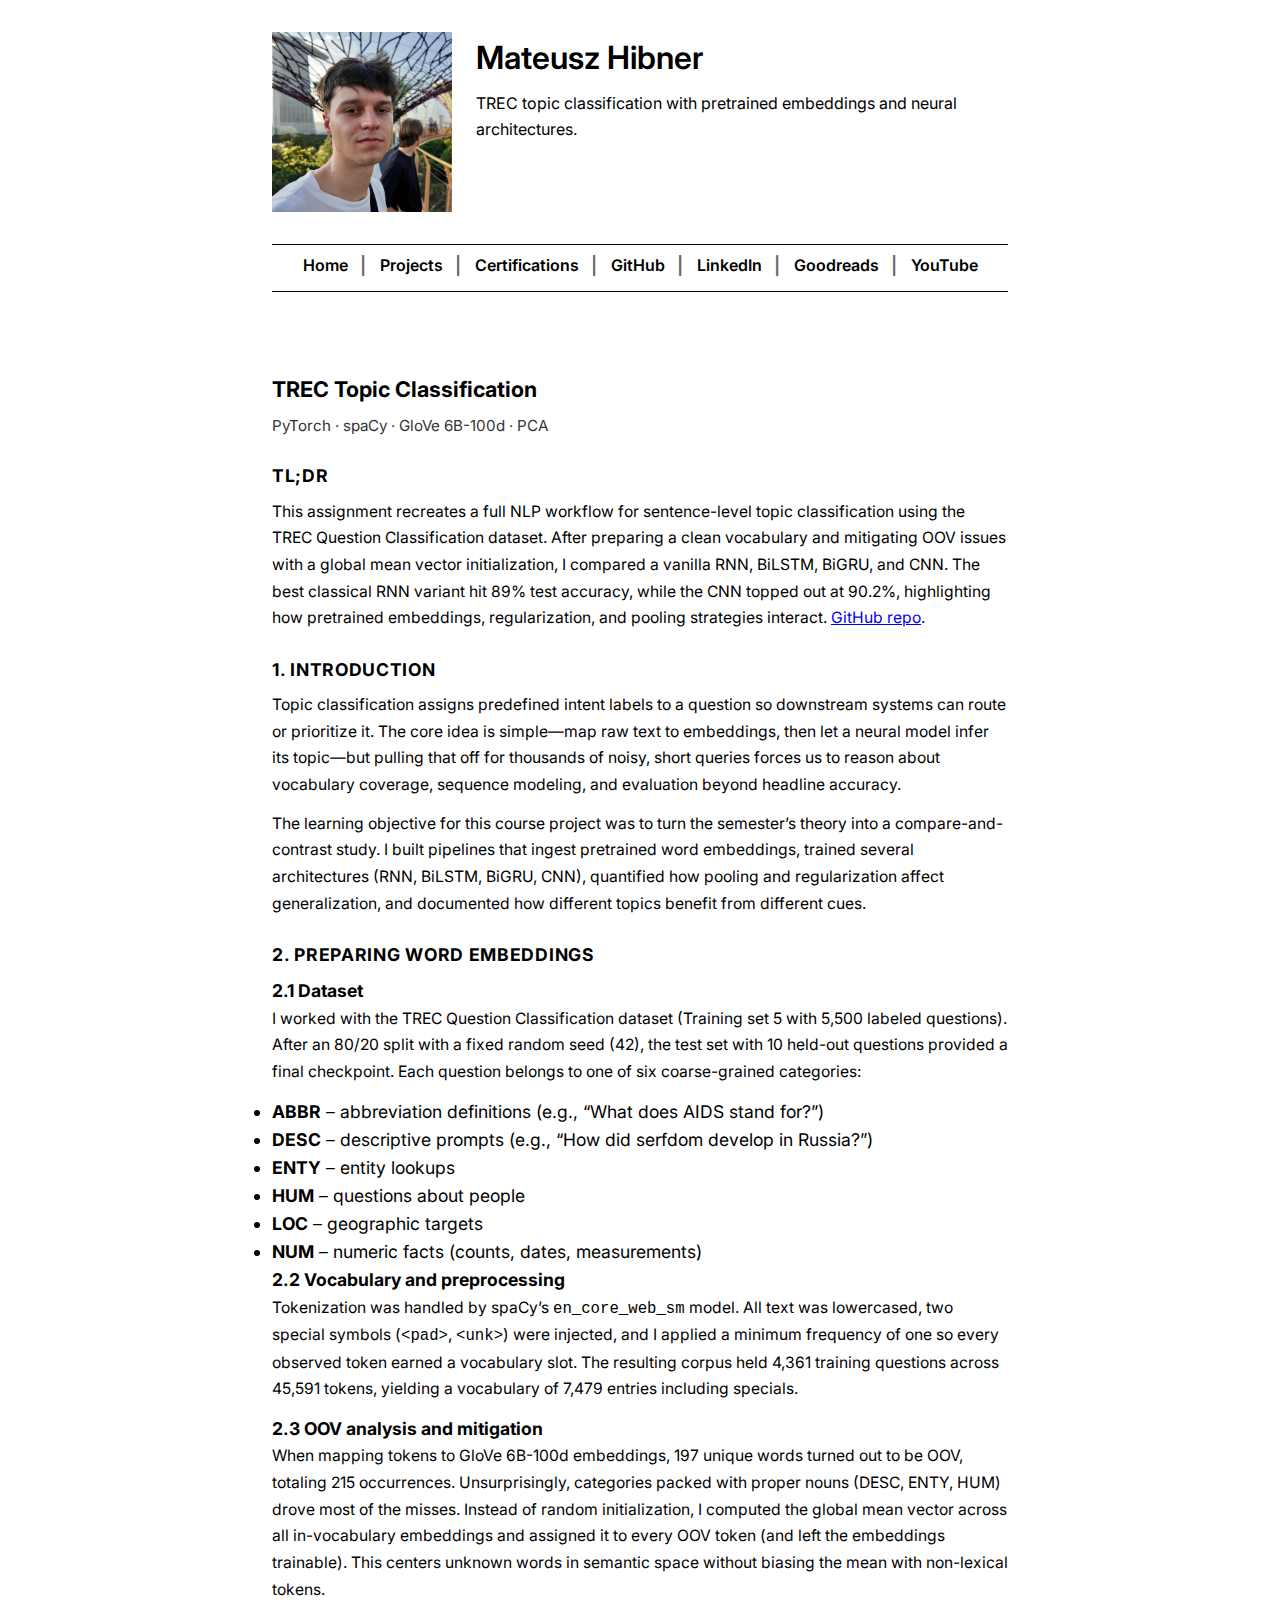
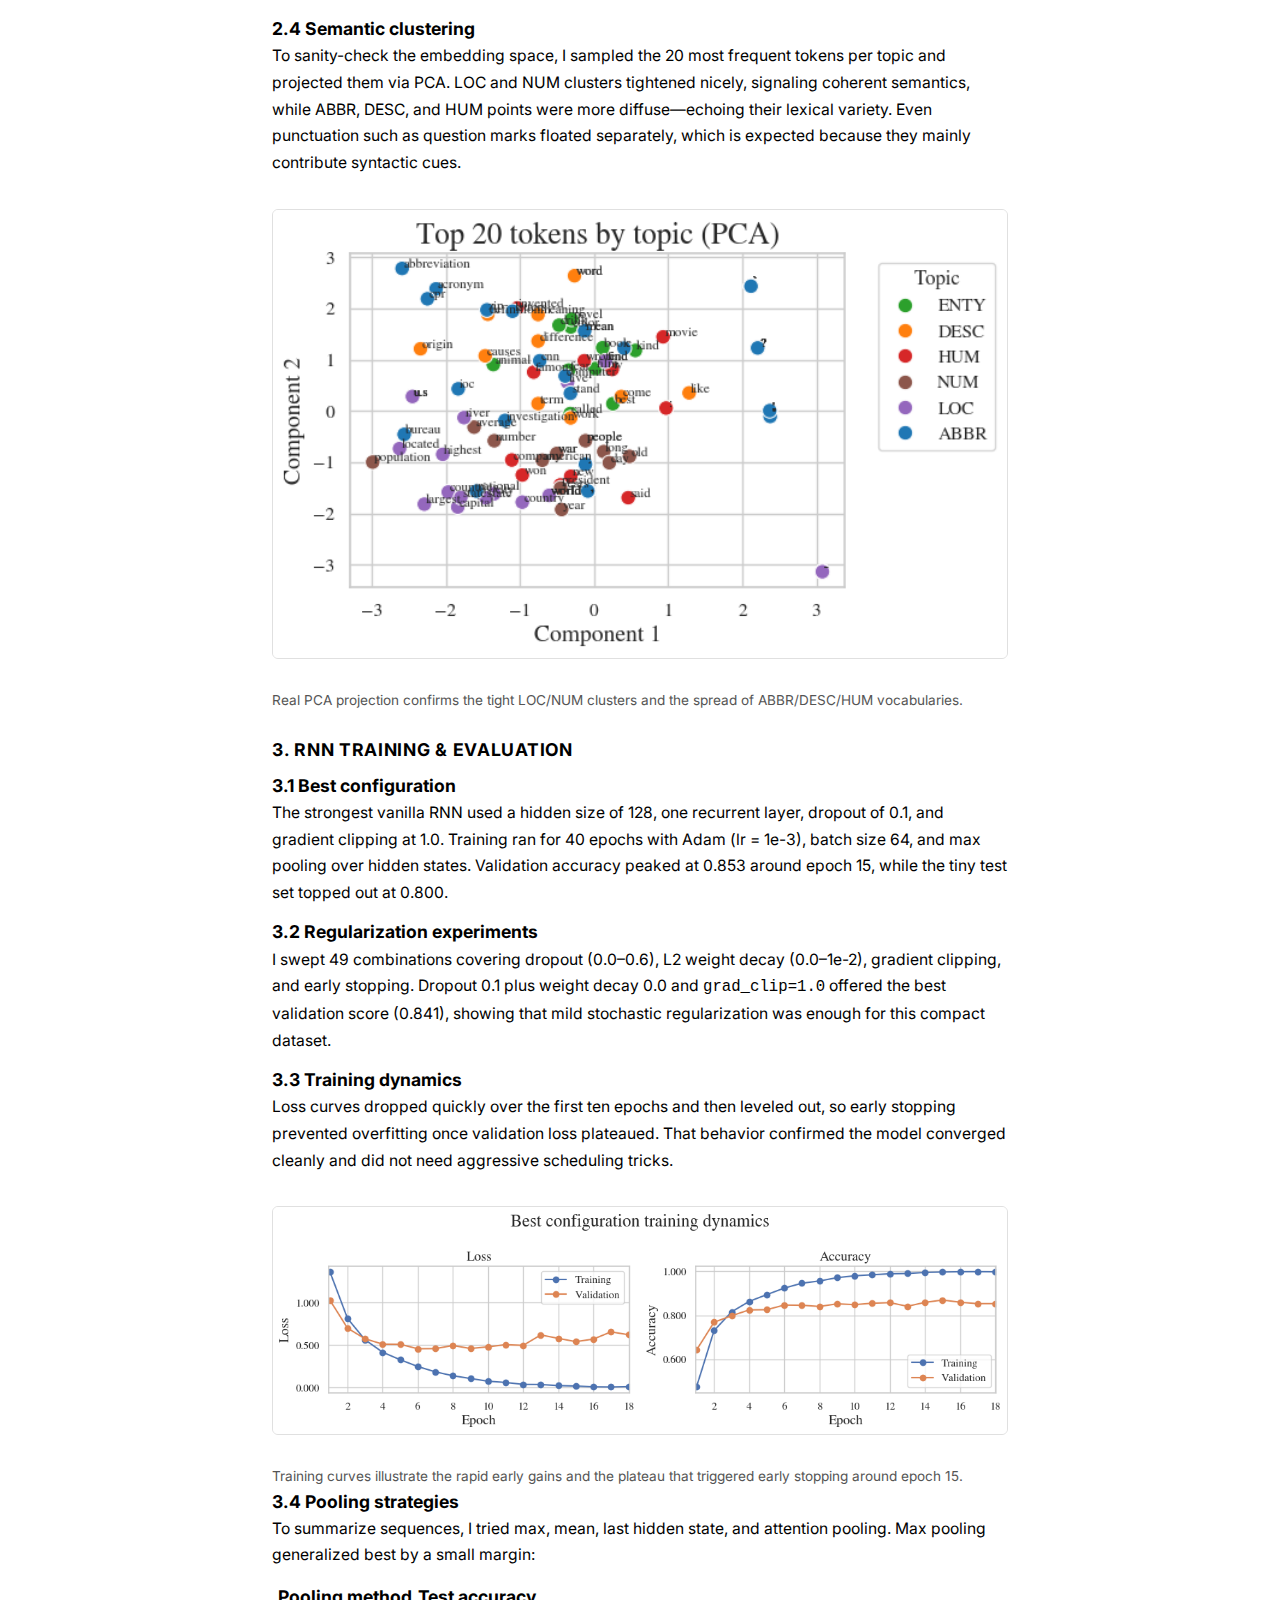
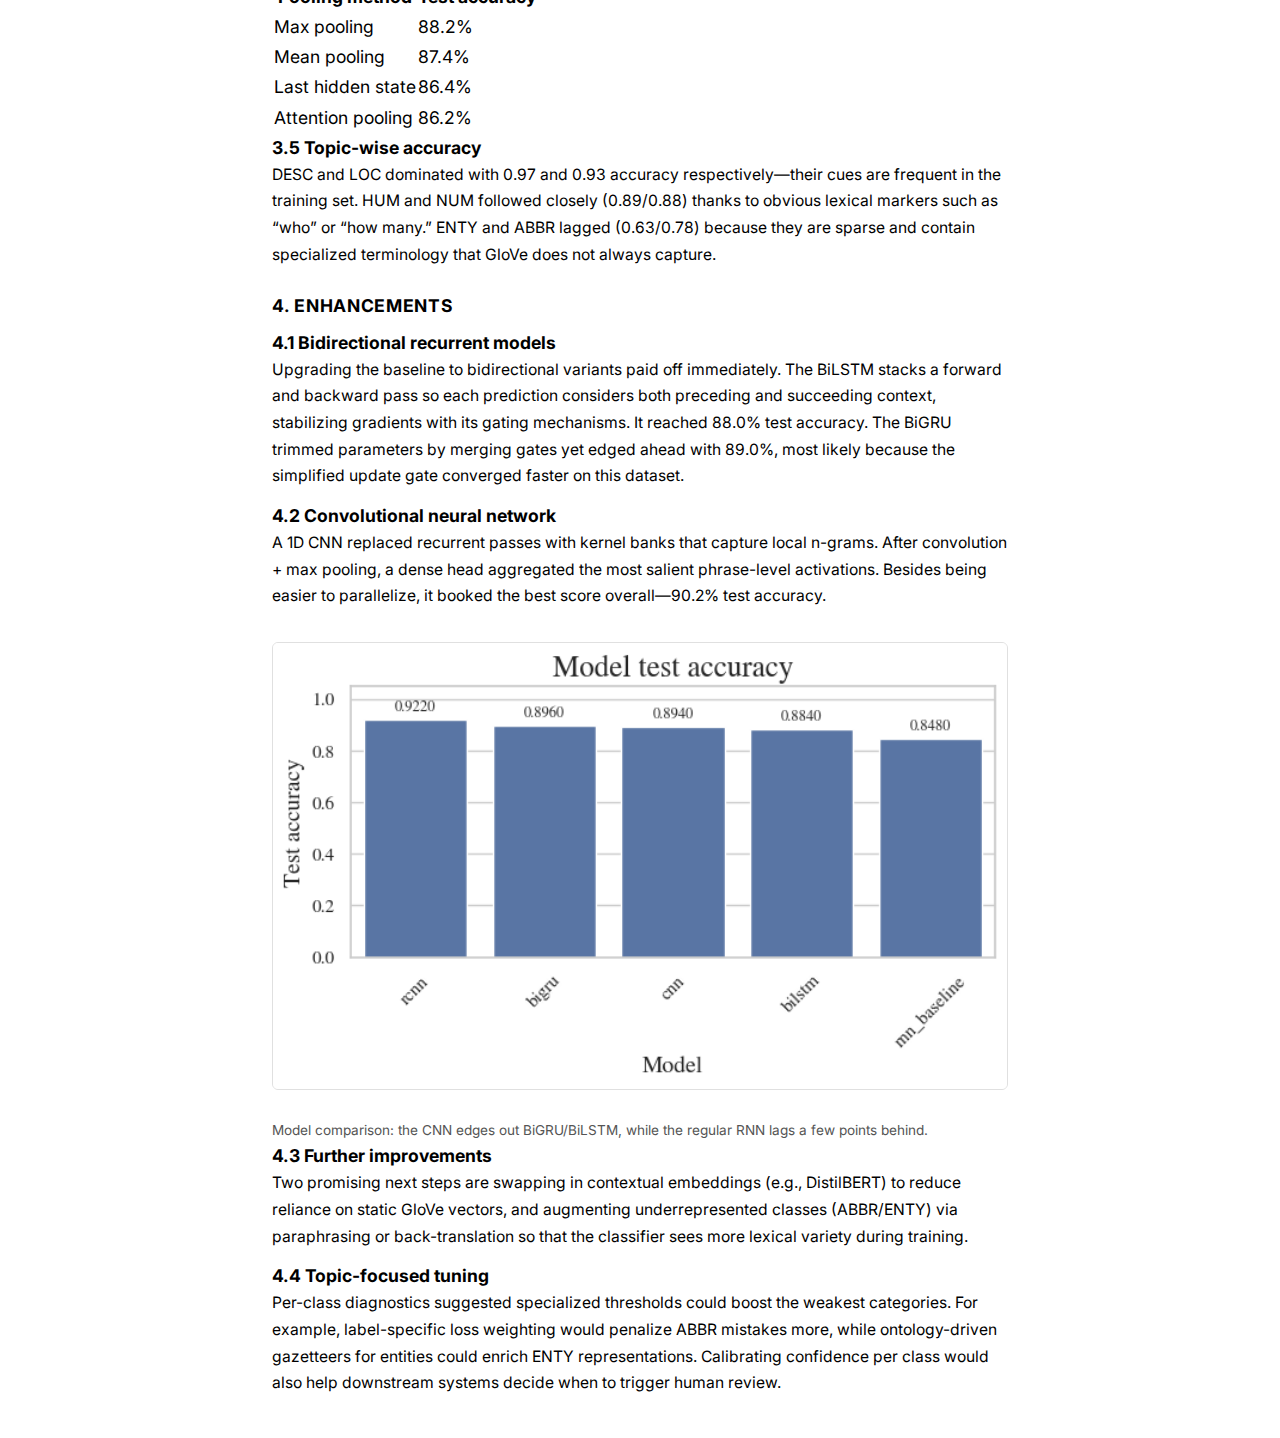
<file: trec-topic-classification.html>
<!DOCTYPE html>
<html lang="en">
<head>
    <meta charset="UTF-8">
    <meta name="viewport" content="width=device-width, initial-scale=1.0">
    <meta name="description" content="Mateusz Hibner - Topic Classification with Pretrained Embeddings">
    <title>Topic Classification · Mateusz Hibner</title>
    <link rel="preconnect" href="https://fonts.googleapis.com">
    <link rel="preconnect" href="https://fonts.gstatic.com" crossorigin>
    <link href="https://fonts.googleapis.com/css2?family=Inter:wght@100..900&display=swap" rel="stylesheet">
    <link rel="stylesheet" href="src/styles/main.css">
</head>
<body>
    <div class="container">
        <header class="header">
            <div class="profile-section">
                <img src="public/images/mh.jpg" alt="Mateusz Hibner" class="profile-picture">
                <div class="profile-text">
                    <h1 class="name">Mateusz Hibner</h1>
                    <p class="description">TREC topic classification with pretrained embeddings and neural architectures.</p>
                </div>
            </div>
        </header>

        <section class="links-section">
            <div class="links-grid">
                <a href="index.html" class="link-card">
                    <span class="link-text">Home</span>
                </a>
                <a href="projects.html" class="link-card">
                    <span class="link-text">Projects</span>
                </a>
                <a href="certifications.html" class="link-card">
                    <span class="link-text">Certifications</span>
                </a>
                <a href="https://github.com/mateusz-hibner" target="_blank" rel="noopener noreferrer" class="link-card">
                    <span class="link-icon">🔗</span>
                    <span class="link-text">GitHub</span>
                </a>
                <a href="https://www.linkedin.com/in/mateusz-hibner-60199b298/" target="_blank" rel="noopener noreferrer" class="link-card">
                    <span class="link-icon">💼</span>
                    <span class="link-text">LinkedIn</span>
                </a>
                <a href="https://www.goodreads.com/user/show/115745205-mateusz-hibner" target="_blank" rel="noopener noreferrer" class="link-card">
                    <span class="link-icon">📚</span>
                    <span class="link-text">Goodreads</span>
                </a>
                <a href="https://www.youtube.com/@HibnerMateusz" target="_blank" rel="noopener noreferrer" class="link-card">
                    <span class="link-icon">▶️</span>
                    <span class="link-text">YouTube</span>
                </a>
            </div>
        </section>

        <section class="project-case-study" id="trec-topic-classification">
            <header class="project-case-study__header">
                <h2>TREC Topic Classification</h2>
                <p class="project-authors">PyTorch · spaCy · GloVe 6B-100d · PCA</p>
            </header>

            <div class="project-case-study__body">
                <h3>TL;DR</h3>
                <p>This assignment recreates a full NLP workflow for sentence-level topic classification using the TREC Question Classification dataset. After preparing a clean vocabulary and mitigating OOV issues with a global mean vector initialization, I compared a vanilla RNN, BiLSTM, BiGRU, and CNN. The best classical RNN variant hit 89% test accuracy, while the CNN topped out at 90.2%, highlighting how pretrained embeddings, regularization, and pooling strategies interact. <a href="https://github.com/JonssonAlexander/NLP_Project_group45" target="_blank" rel="noopener noreferrer">GitHub repo</a>.</p>

                <h3>1. Introduction</h3>
                <p>Topic classification assigns predefined intent labels to a question so downstream systems can route or prioritize it. The core idea is simple—map raw text to embeddings, then let a neural model infer its topic—but pulling that off for thousands of noisy, short queries forces us to reason about vocabulary coverage, sequence modeling, and evaluation beyond headline accuracy.</p>
                <p>The learning objective for this course project was to turn the semester’s theory into a compare-and-contrast study. I built pipelines that ingest pretrained word embeddings, trained several architectures (RNN, BiLSTM, BiGRU, CNN), quantified how pooling and regularization affect generalization, and documented how different topics benefit from different cues.</p>

                <h3>2. Preparing Word Embeddings</h3>
                <h4>2.1 Dataset</h4>
                <p>I worked with the TREC Question Classification dataset (Training set 5 with 5,500 labeled questions). After an 80/20 split with a fixed random seed (42), the test set with 10 held-out questions provided a final checkpoint. Each question belongs to one of six coarse-grained categories:</p>
                <ul>
                    <li><strong>ABBR</strong> – abbreviation definitions (e.g., “What does AIDS stand for?”)</li>
                    <li><strong>DESC</strong> – descriptive prompts (e.g., “How did serfdom develop in Russia?”)</li>
                    <li><strong>ENTY</strong> – entity lookups</li>
                    <li><strong>HUM</strong> – questions about people</li>
                    <li><strong>LOC</strong> – geographic targets</li>
                    <li><strong>NUM</strong> – numeric facts (counts, dates, measurements)</li>
                </ul>

                <h4>2.2 Vocabulary and preprocessing</h4>
                <p>Tokenization was handled by spaCy’s <code>en_core_web_sm</code> model. All text was lowercased, two special symbols (<code>&lt;pad&gt;</code>, <code>&lt;unk&gt;</code>) were injected, and I applied a minimum frequency of one so every observed token earned a vocabulary slot. The resulting corpus held 4,361 training questions across 45,591 tokens, yielding a vocabulary of 7,479 entries including specials.</p>

                <h4>2.3 OOV analysis and mitigation</h4>
                <p>When mapping tokens to GloVe 6B-100d embeddings, 197 unique words turned out to be OOV, totaling 215 occurrences. Unsurprisingly, categories packed with proper nouns (DESC, ENTY, HUM) drove most of the misses. Instead of random initialization, I computed the global mean vector across all in-vocabulary embeddings and assigned it to every OOV token (and left the embeddings trainable). This centers unknown words in semantic space without biasing the mean with non-lexical tokens.</p>

                <h4>2.4 Semantic clustering</h4>
                <p>To sanity-check the embedding space, I sampled the 20 most frequent tokens per topic and projected them via PCA. LOC and NUM clusters tightened nicely, signaling coherent semantics, while ABBR, DESC, and HUM points were more diffuse—echoing their lexical variety. Even punctuation such as question marks floated separately, which is expected because they mainly contribute syntactic cues.</p>

                <figure class="project-media">
                    <img src="public/images/nlp_pca.png" alt="PCA scatter plot of TREC embeddings colored by topic" loading="lazy">
                    <figcaption>Real PCA projection confirms the tight LOC/NUM clusters and the spread of ABBR/DESC/HUM vocabularies.</figcaption>
                </figure>

                <h3>3. RNN training & evaluation</h3>
                <h4>3.1 Best configuration</h4>
                <p>The strongest vanilla RNN used a hidden size of 128, one recurrent layer, dropout of 0.1, and gradient clipping at 1.0. Training ran for 40 epochs with Adam (lr = 1e-3), batch size 64, and max pooling over hidden states. Validation accuracy peaked at 0.853 around epoch 15, while the tiny test set topped out at 0.800.</p>

                <h4>3.2 Regularization experiments</h4>
                <p>I swept 49 combinations covering dropout (0.0–0.6), L2 weight decay (0.0–1e-2), gradient clipping, and early stopping. Dropout 0.1 plus weight decay 0.0 and <code>grad_clip=1.0</code> offered the best validation score (0.841), showing that mild stochastic regularization was enough for this compact dataset.</p>

                <h4>3.3 Training dynamics</h4>
                <p>Loss curves dropped quickly over the first ten epochs and then leveled out, so early stopping prevented overfitting once validation loss plateaued. That behavior confirmed the model converged cleanly and did not need aggressive scheduling tricks.</p>

                <figure class="project-media">
                    <img src="public/images/nlp_training_dynamics.png" alt="Training and validation accuracy curves for the RNN" loading="lazy">
                    <figcaption>Training curves illustrate the rapid early gains and the plateau that triggered early stopping around epoch 15.</figcaption>
                </figure>

                <h4>3.4 Pooling strategies</h4>
                <p>To summarize sequences, I tried max, mean, last hidden state, and attention pooling. Max pooling generalized best by a small margin:</p>
                <table>
                    <thead>
                        <tr>
                            <th>Pooling method</th>
                            <th>Test accuracy</th>
                        </tr>
                    </thead>
                    <tbody>
                        <tr>
                            <td>Max pooling</td>
                            <td>88.2%</td>
                        </tr>
                        <tr>
                            <td>Mean pooling</td>
                            <td>87.4%</td>
                        </tr>
                        <tr>
                            <td>Last hidden state</td>
                            <td>86.4%</td>
                        </tr>
                        <tr>
                            <td>Attention pooling</td>
                            <td>86.2%</td>
                        </tr>
                    </tbody>
                </table>

                <h4>3.5 Topic-wise accuracy</h4>
                <p>DESC and LOC dominated with 0.97 and 0.93 accuracy respectively—their cues are frequent in the training set. HUM and NUM followed closely (0.89/0.88) thanks to obvious lexical markers such as “who” or “how many.” ENTY and ABBR lagged (0.63/0.78) because they are sparse and contain specialized terminology that GloVe does not always capture.</p>

                <h3>4. Enhancements</h3>
                <h4>4.1 Bidirectional recurrent models</h4>
                <p>Upgrading the baseline to bidirectional variants paid off immediately. The BiLSTM stacks a forward and backward pass so each prediction considers both preceding and succeeding context, stabilizing gradients with its gating mechanisms. It reached 88.0% test accuracy. The BiGRU trimmed parameters by merging gates yet edged ahead with 89.0%, most likely because the simplified update gate converged faster on this dataset.</p>

                <h4>4.2 Convolutional neural network</h4>
                <p>A 1D CNN replaced recurrent passes with kernel banks that capture local n-grams. After convolution + max pooling, a dense head aggregated the most salient phrase-level activations. Besides being easier to parallelize, it booked the best score overall—90.2% test accuracy.</p>

                <figure class="project-media">
                    <img src="public/images/nlp_model_comparison.png" alt="Bar chart comparing TREC model accuracies" loading="lazy">
                    <figcaption>Model comparison: the CNN edges out BiGRU/BiLSTM, while the regular RNN lags a few points behind.</figcaption>
                </figure>

                <h4>4.3 Further improvements</h4>
                <p>Two promising next steps are swapping in contextual embeddings (e.g., DistilBERT) to reduce reliance on static GloVe vectors, and augmenting underrepresented classes (ABBR/ENTY) via paraphrasing or back-translation so that the classifier sees more lexical variety during training.</p>

                <h4>4.4 Topic-focused tuning</h4>
                <p>Per-class diagnostics suggested specialized thresholds could boost the weakest categories. For example, label-specific loss weighting would penalize ABBR mistakes more, while ontology-driven gazetteers for entities could enrich ENTY representations. Calibrating confidence per class would also help downstream systems decide when to trigger human review.</p>
            </div>
        </section>
    </div>
</body>
</html>
</file>
<file: src/styles/main.css>
/* Reset and Base Styles */
* {
    margin: 0;
    padding: 0;
    box-sizing: border-box;
}

body {
    font-family: 'Inter', sans-serif;
    font-size: 1.1rem;
    line-height: 1.6;
    color: #000;
    background: #fff;
    padding: 2rem;
    max-width: 800px;
    margin: 0 auto;
}

.container {
    max-width: 100%;
}

/* Header Section */
.header {
    margin-bottom: 2rem;
    padding-bottom: 0rem;
}

.profile-section {
    display: flex;
    gap: 1.5rem;
    align-items: flex-start;
}

.profile-picture {
    width: 180px;
    height: 180px;
    object-fit: cover;
    flex-shrink: 0;
}

.profile-text {
    flex: 1;
}

.name {
    font-size: 2rem;
    font-weight: 600;
    margin-bottom: 0.5rem;
    color: #000;
}

.description {
    font-size: 1rem;
    color: #000;
    line-height: 1.6;
}

/* Links Section */
.links-section {
    margin: 0 0 1rem;
    padding: 0.25rem 0 0.5rem;
    border-top: 1px solid #000;
    border-bottom: 1px solid #000;
}

.timeline-section {
    position: relative;
    margin-bottom: 3rem;
    padding-top: 1.75rem;
}

.timeline-section::before {
    content: '';
    position: absolute;
    top: 0;
    left: 0;
    right: 0;
    height: 1px;
    background: #000;
}

.links-section h2,
.timeline-section h2 {
    font-size: 1.25rem;
    font-weight: 600;
    margin-bottom: 1rem;
    color: #000;
    text-transform: uppercase;
}

.links-grid {
    display: flex;
    flex-wrap: wrap;
    justify-content: center;
    gap: 0.5rem;
}

.link-card {
    position: relative;
    display: inline-flex;
    align-items: center;
    color: #000;
    text-decoration: none;
    font-weight: 600;
    padding: 0.25rem 0.75rem;
}

.link-card::after {
    content: '|';
    position: absolute;
    right: -0.4rem;
    top: 50%;
    transform: translateY(-50%);
    color: #666;
}

.link-card:last-of-type::after {
    display: none;
}

.link-card:hover {
    text-decoration: underline;
}

.link-icon {
    display: none;
}

.link-text {
    font-weight: 600;
    font-size: 1rem;
}

.projects-cta {
    margin: 2rem 0 2.5rem;
    text-align: center;
}

.projects-cta__link {
    display: inline-flex;
    flex-direction: column;
    align-items: center;
    gap: 0.75rem;
    text-decoration: none;
    border: 1px solid #e0e0e0;
    border-radius: 10px;
    padding: 1rem;
    transition: transform 0.2s ease, box-shadow 0.2s ease;
}

.projects-cta__link:hover {
    transform: translateY(-2px);
    box-shadow: 0 8px 20px rgba(0, 0, 0, 0.08);
}

.projects-cta__gif {
    width: min(100%, 480px);
    border-radius: 8px;
}

.projects-cta__text {
    font-size: 1.05rem;
    font-weight: 600;
    letter-spacing: 0.03em;
    text-transform: uppercase;
    color: #000;
}

/* Timeline Section */
.timeline {
    position: relative;
    --timeline-padding-left: 2.5rem;
    --timeline-line-center: 0.5rem;
    --timeline-line-width: 2px;
    padding-left: var(--timeline-padding-left);
}

.timeline::before {
    content: '';
    position: absolute;
    left: calc(var(--timeline-line-center) - var(--timeline-line-width) / 2);
    top: 0;
    bottom: 0;
    width: var(--timeline-line-width);
    background: #666;
    display: block;
    z-index: 0;
    border-radius: 999px;
    box-shadow: 0 0 10px rgba(0, 0, 0, 0.15);
}

.timeline-item {
    position: relative;
    margin-bottom: 1.5rem;
    padding-left: 0;
}

.timeline-item:last-child {
    margin-bottom: 0;
}

.timeline-item:last-child::after {
    display: none;
}

.timeline-marker {
    position: absolute;
    left: calc(var(--timeline-line-center) - var(--timeline-padding-left));
    top: 0.35rem;
    width: 12px;
    height: 12px;
    border-radius: 50%;
    background: #666;
    border: 2px solid #fff;
    box-sizing: border-box;
    display: block;
    z-index: 1;
    transform: translateX(-50%);
}

.timeline-content {
    background: transparent;
    padding: 0;
    border: none;
    display: flex;
    align-items: center;
    gap: 1rem;
}

.timeline-logo {
    width: 60px;
    height: 60px;
    object-fit: contain;
    flex-shrink: 0;
}

.timeline-details {
    flex: 1;
}

.timeline-title {
    font-size: 1.1rem;
    font-weight: 600;
    margin-bottom: 0.25rem;
    color: #000;
}

.timeline-date {
    font-size: 0.95rem;
    color: #000;
    font-weight: 600;
    margin-bottom: 0.25rem;
}

.timeline-description {
    color: #000;
    line-height: 1.6;
    font-size: 0.95rem;
}

.timeline-description a {
    color: #000;
    text-decoration: underline;
}

.timeline-description a:hover {
    text-decoration: none;
}

/* Responsive Design */
@media (max-width: 640px) {
    body {
        padding: 1rem;
    }

    .header {
        margin-bottom: 2rem;
        padding-bottom: 1rem;
    }

    .profile-section {
        flex-direction: column;
        gap: 1rem;
    }

    .profile-picture {
        width: 140px;
        height: 140px;
    }

    .name {
        font-size: 1.75rem;
    }

    .description {
        font-size: 0.95rem;
    }

    .links-section,
    .timeline-section {
        margin-bottom: 2rem;
    }

    .links-grid {
        justify-content: flex-start;
    }

    .links-section h2,
    .timeline-section h2 {
        font-size: 1.1rem;
        margin-bottom: 0.75rem;
    }

    .link-text {
        font-size: 0.95rem;
    }

    .timeline-title {
        font-size: 1rem;
    }

    .timeline-date {
        font-size: 0.9rem;
    }

    .timeline-description {
        font-size: 0.9rem;
    }

    .timeline {
        --timeline-padding-left: 2rem;
        --timeline-line-center: 0.25rem;
    }

    .timeline-marker {
        width: 10px;
        height: 10px;
        transform: translateX(-50%);
    }

    .timeline-content {
        flex-direction: column;
        align-items: flex-start;
        gap: 0.75rem;
    }

    .timeline-logo {
        width: 50px;
        height: 50px;
    }
}

/* Focus states for accessibility */
a:focus-visible {
    outline: 1px solid #000;
    outline-offset: 2px;
}
.languages-section {
    margin: 1.25rem 0;
    padding: 1rem 0;
}

.languages-list {
    list-style: none;
    padding: 0;
    margin: 0;
    display: grid;
    grid-template-columns: repeat(auto-fit, minmax(220px, 1fr));
    gap: 0.75rem 1.5rem;
}

.language-item {
    display: flex;
    flex-direction: column;
    gap: 0.15rem;
    padding-bottom: 0.35rem;
    border-bottom: 1px solid #e1e1e1;
    font-size: 0.95rem;
    color: #000;
}

.language-name {
    font-weight: 600;
    text-transform: uppercase;
    letter-spacing: 0.02em;
}

.language-level {
    color: #333;
}

.language-level a {
    color: inherit;
    text-decoration: underline;
}

.language-level a:hover {
    text-decoration: none;
}

/* Courses / Projects pages */
.courses-section {
    display: grid;
    gap: 2rem;
    padding-top: 1.25rem;
}

.projects-section {
    display: grid;
    gap: 2rem;
    padding-top: 1.25rem;
}

.project-list {
    display: grid;
    gap: 1.75rem;
}

.course-group h2 {
    font-size: 1.1rem;
    text-transform: uppercase;
    letter-spacing: 0.05em;
    margin-bottom: 0.75rem;
}

.course-group ul {
    list-style: none;
    padding: 0;
    margin: 0;
    display: flex;
    flex-direction: column;
    gap: 0.5rem;
}

.course-cert {
    display: flex;
    align-items: flex-start;
    gap: 1rem;
    padding: 0.75rem 0;
}

.course-cert__icon {
    width: 140px;
    height: 140px;
    flex-shrink: 0;
    border-radius: 12px;
    border: 1px solid #e0e0e0;
    padding: 0;
    background: #fff;
    object-fit: cover;
    display: block;
}

.course-cert__icon--contain {
    padding: 0.35rem;
    object-fit: contain;
}

.course-cert__details {
    flex: 1;
}

.course-cert__title {
    font-size: 1rem;
    font-weight: 600;
    letter-spacing: 0.04em;
    text-transform: uppercase;
    margin-bottom: 0.35rem;
    display: flex;
    flex-direction: column;
    gap: 0.1rem;
}

.course-cert__title span {
    color: #7a7a7a;
    font-size: 0.85rem;
    letter-spacing: 0.08em;
}

.course-cert__title a {
    color: #000;
    text-decoration: none;
}

.course-cert__title a:hover {
    text-decoration: underline;
}

.course-cert__summary {
    margin: 0;
    font-size: 0.95rem;
    line-height: 1.5;
    color: #222;
}

.course-group li {
    font-size: 0.95rem;
    line-height: 1.5;
}

.project-card {
    padding-bottom: 1.25rem;
    border-bottom: 1px solid #ddd;
    display: flex;
    gap: 1rem;
}

.section-title {
    font-size: 1.15rem;
    letter-spacing: 0.06em;
    text-transform: uppercase;
    text-align: center;
    margin-bottom: 1rem;
}

.projects-section a {
    color: #000;
    text-decoration: none;
}

.projects-section a:hover {
    text-decoration: underline;
}

.project-card--with-thumb {
    align-items: center;
}

.project-card figure {
    margin: 0;
}

.project-card img {
    width: 160px;
    height: auto;
    border: 1px solid #e0e0e0;
    border-radius: 6px;
    background: #fff;
    padding: 0.5rem;
}

.project-card--cover img {
    height: 120px;
    padding: 0;
    object-fit: cover;
    object-position: center;
    background: #fdfdfd;
}

.project-content {
    flex: 1;
    display: flex;
    flex-direction: column;
    gap: 0.3rem;
}

.project-header {
    display: flex;
    gap: 1rem;
    align-items: flex-start;
}

.project-heading-group {
    display: flex;
    flex-direction: column;
    gap: 0.2rem;
}

.project-header h2 {
    font-size: 1.15rem;
    text-transform: none;
}

.project-meta {
    font-size: 0.85rem;
    color: #555;
    letter-spacing: 0.03em;
    text-transform: uppercase;
}

.project-card p {
    font-size: 0.95rem;
    line-height: 1.6;
}

.project-card__heading {
    display: flex;
    flex-direction: column;
    gap: 0.2rem;
}

.project-case-study {
    margin-top: 3rem;
    padding-top: 2rem;
}

.project-case-study__header {
    margin-bottom: 1.5rem;
}

.project-tag {
    font-size: 0.85rem;
    text-transform: uppercase;
    letter-spacing: 0.08em;
    color: #555;
    margin-bottom: 0.25rem;
}

.project-case-study__header h2 {
    font-size: 1.35rem;
    margin-bottom: 0.5rem;
}

.project-authors {
    font-size: 0.95rem;
    color: #333;
}

.project-case-study__body h3 {
    font-size: 1.1rem;
    text-transform: uppercase;
    letter-spacing: 0.04em;
    margin: 1.5rem 0 0.5rem;
}

.project-case-study__body p {
    font-size: 0.98rem;
    line-height: 1.7;
    margin-bottom: 0.75rem;
}

.project-case-study__hero {
    margin: 1.5rem 0 2rem;
    padding: 1rem;
    border: 1px solid #e0e0e0;
    border-radius: 10px;
    background: #fdfdfd;
}

.project-case-study__hero img {
    width: 100%;
    display: block;
    border-radius: 8px;
    margin-bottom: 0.5rem;
}

.project-case-study__hero figcaption {
    font-size: 0.9rem;
    color: #444;
}

.project-case-study__gallery {
    display: grid;
    grid-template-columns: repeat(auto-fit, minmax(250px, 1fr));
    gap: 1rem;
    margin: 1.5rem 0;
}

.project-case-study__gallery figure {
    margin: 0;
    padding: 0.75rem;
    border: 1px solid #e0e0e0;
    border-radius: 8px;
    background: #fafafa;
}

.project-case-study__gallery img {
    width: 100%;
    display: block;
    border-radius: 6px;
}

.project-case-study__gallery figcaption {
    font-size: 0.85rem;
    color: #555;
    margin-top: 0.5rem;
}

.project-references {
    list-style: disc;
    margin-left: 1.25rem;
    padding-left: 0.75rem;
    font-size: 0.95rem;
}

.project-references a {
    color: inherit;
    text-decoration: underline;
}

.project-appendix {
    margin-top: 1rem;
    font-size: 0.9rem;
}

.project-appendix summary {
    cursor: pointer;
    font-weight: 600;
    text-transform: uppercase;
    letter-spacing: 0.04em;
}

.project-appendix pre {
    margin-top: 0.75rem;
    padding: 1rem;
    background: #f5f5f5;
    border: 1px solid #e1e1e1;
    overflow-x: auto;
    font-size: 0.85rem;
    line-height: 1.4;
}

.project-media {
    margin-top: 2rem;
    display: grid;
    gap: 1.5rem;
}

.project-media figure {
    margin: 0;
}

.project-media figcaption {
    font-size: 0.85rem;
    color: #555;
    margin-top: 0.4rem;
}

.project-media img,
.project-media video {
    width: 100%;
    border: 1px solid #e0e0e0;
    border-radius: 6px;
    background: #fdfdfd;
}

.project-media--intro img {
    width: 100%;
}

.project-media--intro {
    grid-template-columns: repeat(auto-fit, minmax(260px, 1fr));
    align-items: center;
    text-align: center;
}

@media (max-width: 640px) {
    .courses-section,
    .projects-section {
        gap: 1.5rem;
    }

    .project-header h2 {
        font-size: 1.05rem;
    }

    .project-case-study__body h3 {
        margin-top: 1.25rem;
    }

    .project-card {
        flex-direction: column;
    }

    .project-card img {
        width: 100%;
        padding: 0.5rem;
    }

    .project-card--with-thumb {
        align-items: flex-start;
    }

    .project-card--cover img {
        width: 100%;
        height: auto;
        padding: 0;
    }

    .project-header {
        flex-direction: column;
        align-items: flex-start;
    }

    .project-heading-group {
        width: 100%;
    }
}
</file>
